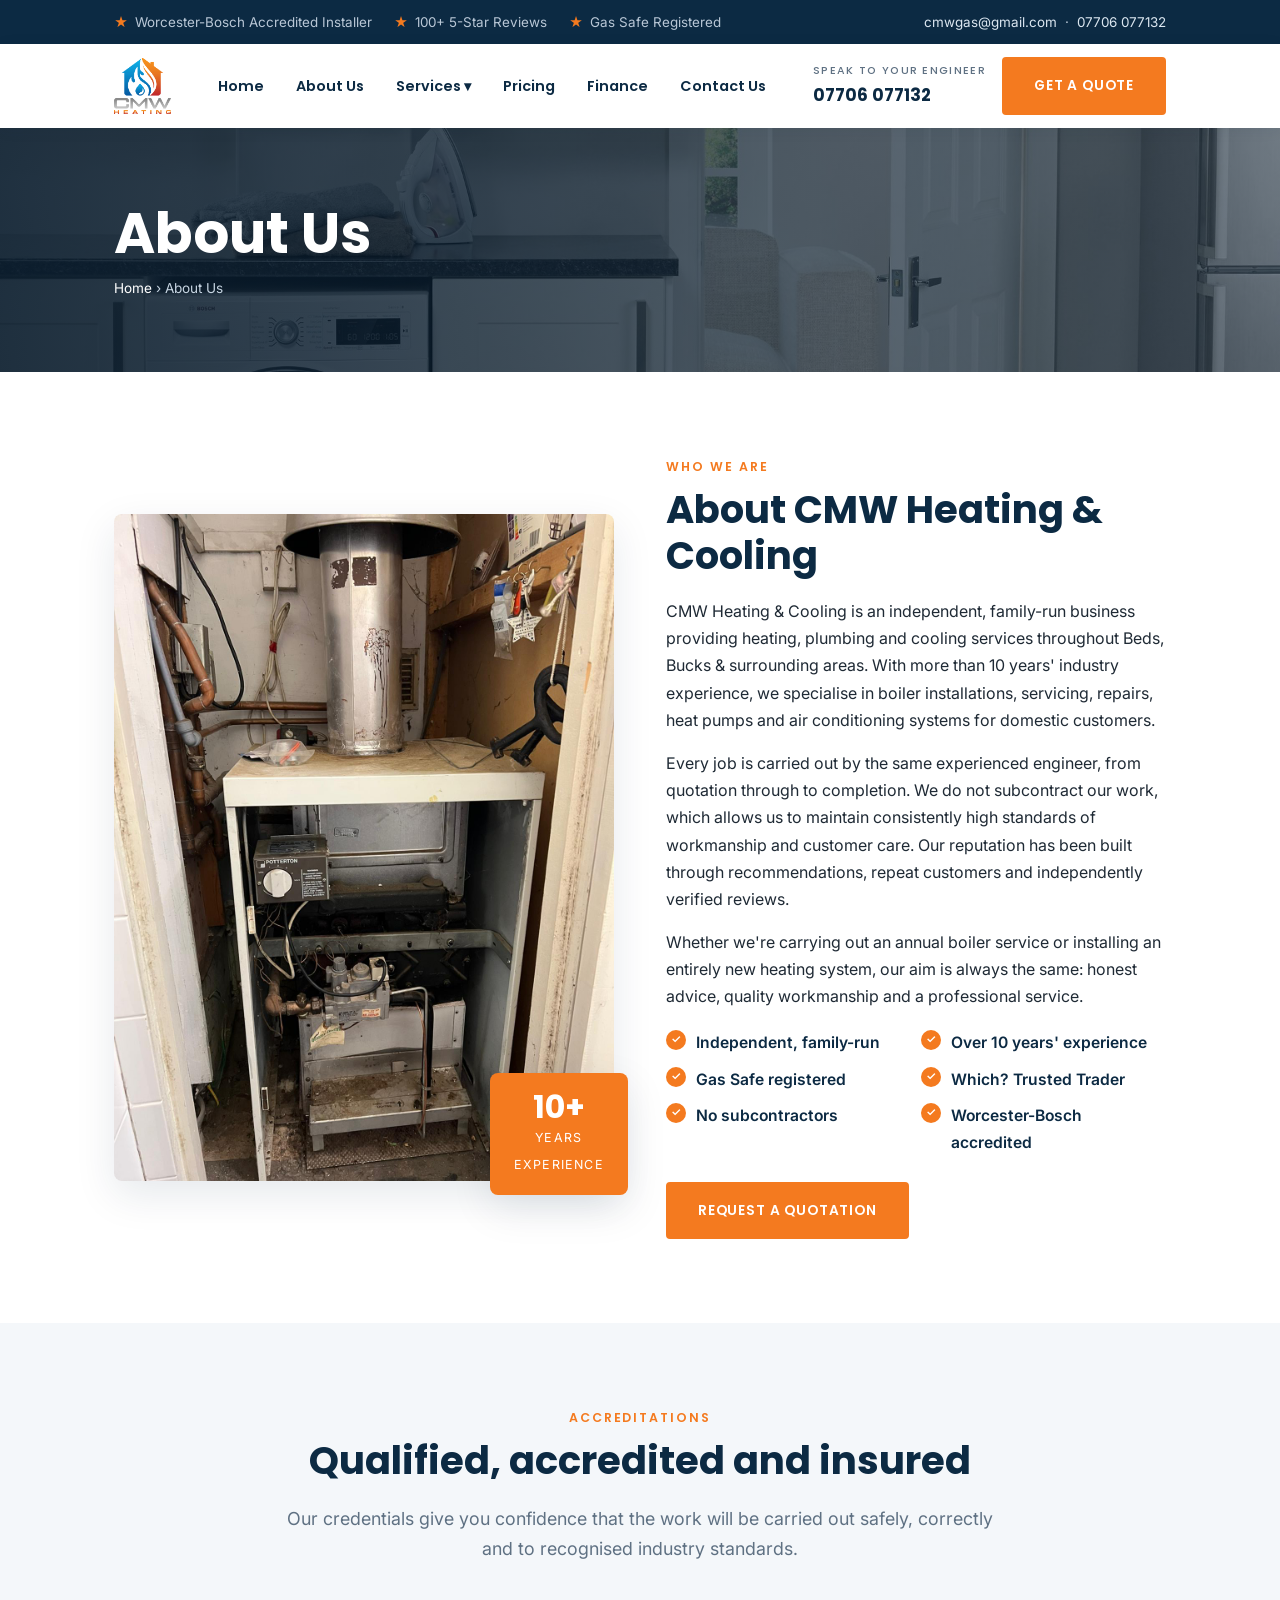
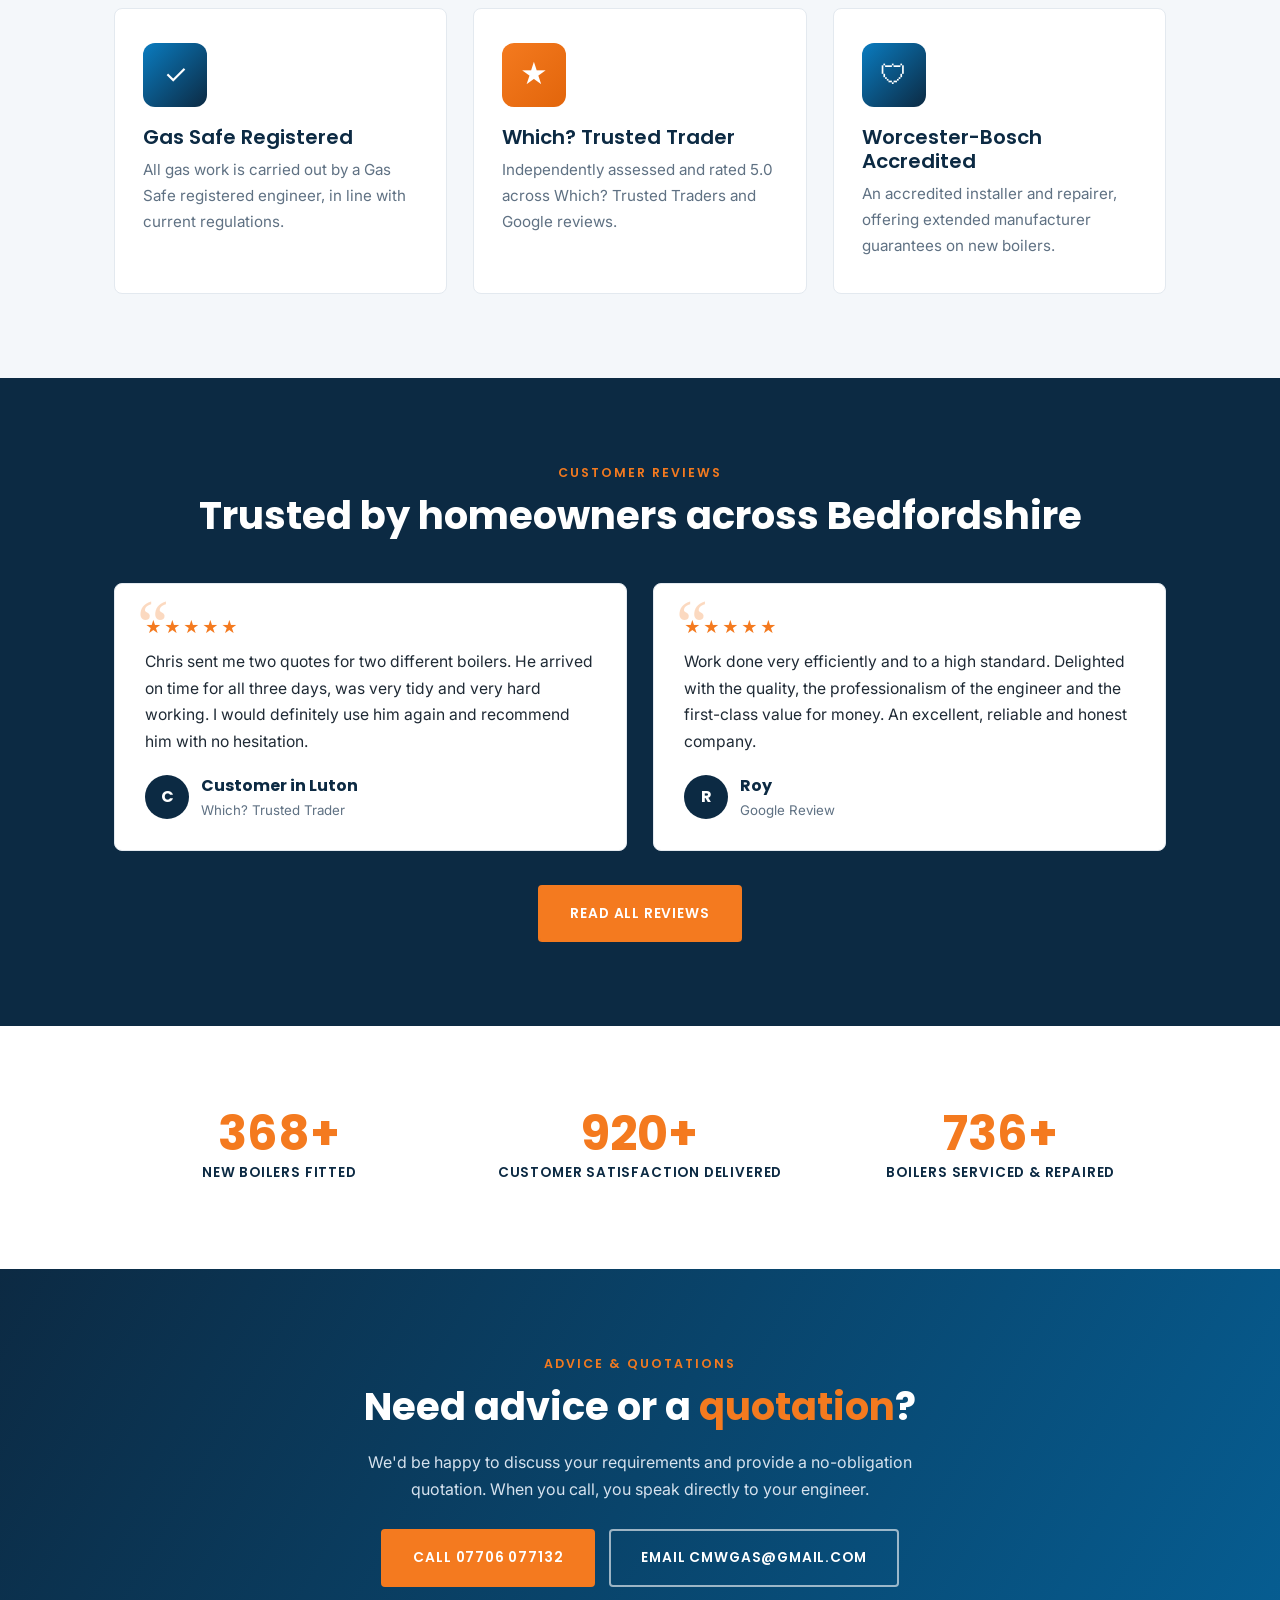
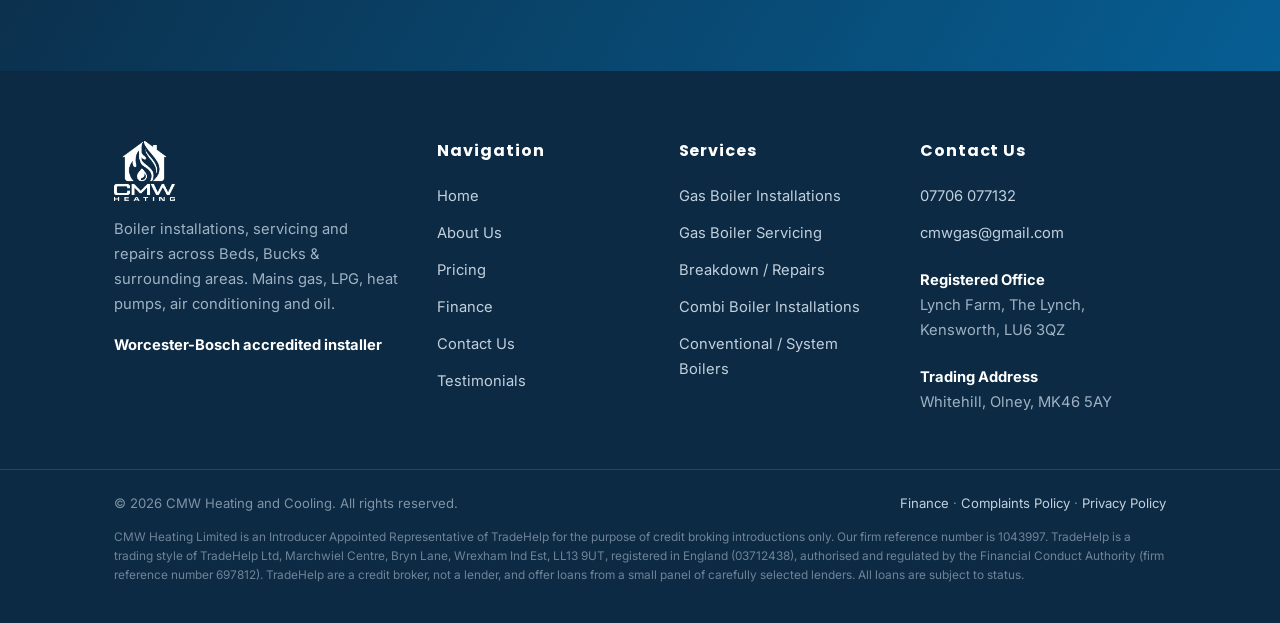
<file: about-us.html>
<!DOCTYPE html>
<html lang="en">
<head>
<meta charset="UTF-8">
<meta name="viewport" content="width=device-width, initial-scale=1">
<title>About Us — CMW Heating &amp; Cooling</title>
<meta name="description" content="Family-run, Worcester-Bosch accredited heating engineers with 10+ years' experience serving Bedfordshire. Honest, reliable, never sub-contracted.">
<link rel="preconnect" href="https://fonts.googleapis.com">
<link rel="preconnect" href="https://fonts.gstatic.com" crossorigin>
<link href="https://fonts.googleapis.com/css2?family=Poppins:wght@500;600;700&family=Inter:wght@400;500;600&display=swap" rel="stylesheet">
<link rel="stylesheet" href="assets/style.css">
<link rel="icon" href="assets/logo.png">
</head>
<body>
<div class="topbar">
  <div class="wrap">
    <div class="badges">
      <span><i>&#9733;</i> Worcester-Bosch Accredited Installer</span>
      <span><i>&#9733;</i> 100+ 5-Star Reviews</span>
      <span><i>&#9733;</i> Gas Safe Registered</span>
    </div>
    <div><a href="mailto:cmwgas@gmail.com">cmwgas@gmail.com</a> &nbsp;&middot;&nbsp; <a href="tel:07706077132">07706 077132</a></div>
  </div>
</div>
<header class="header">
  <div class="wrap nav">
    <a class="brand" href="index.html"><img src="assets/logo.png" alt="CMW Heating and Cooling"></a>
    <ul class="menu">
      <li><a href="index.html">Home</a></li>
      <li><a href="about-us.html">About Us</a></li>
      <li><a href="services.html">Services &#9662;</a>
        <ul class="sub">
          <li><a href="services.html#installations">Gas Boiler Installations</a></li>
          <li><a href="services.html#servicing">Gas Boiler Servicing</a></li>
          <li><a href="services.html#repairs">Boiler Breakdown / Repairs</a></li>
          <li><a href="services.html#combi">Combi Boiler Installations</a></li>
          <li><a href="services.html#system">Conventional / System Boilers</a></li>
        </ul>
      </li>
      <li><a href="pricing.html">Pricing</a></li>
      <li><a href="finance.html">Finance</a></li>
      <li><a href="contact-us.html">Contact Us</a></li>
    </ul>
    <div class="nav-cta">
      <div class="nav-phone"><small>Speak to your engineer</small>07706 077132</div>
      <a class="btn" href="contact-us.html">Get a Quote</a>
      <button class="burger" onclick="toggleMenu()" aria-label="Menu">&#9776;</button>
    </div>
  </div>
</header>
<section class="page-banner" style="background-image:url('assets/slide5.jpg')">
  <div class="wrap"><h1>About Us</h1><div class="crumbs"><a href="index.html">Home</a> &rsaquo; About Us</div></div>
</section>

<section class="section">
  <div class="wrap split">
    <div class="media">
      <img src="assets/work2.jpg" alt="CMW engineer">
      <div class="badge"><b>10+</b><span>Years<br>Experience</span></div>
    </div>
    <div>
      <span class="eyebrow">Who We Are</span>
      <h2>About CMW Heating &amp; Cooling</h2>
      <p>CMW Heating &amp; Cooling is an independent, family-run business providing heating, plumbing and cooling services throughout Beds, Bucks &amp; surrounding areas. With more than 10 years' industry experience, we specialise in boiler installations, servicing, repairs, heat pumps and air conditioning systems for domestic customers.</p>
      <p>Every job is carried out by the same experienced engineer, from quotation through to completion. We do not subcontract our work, which allows us to maintain consistently high standards of workmanship and customer care. Our reputation has been built through recommendations, repeat customers and independently verified reviews.</p>
      <p>Whether we're carrying out an annual boiler service or installing an entirely new heating system, our aim is always the same: honest advice, quality workmanship and a professional service.</p>
      <ul class="ticks">
        <li>Independent, family-run</li><li>Over 10 years' experience</li>
        <li>Gas Safe registered</li><li>Which? Trusted Trader</li>
        <li>No subcontractors</li><li>Worcester-Bosch accredited</li>
      </ul>
      <a class="btn" href="contact-us.html">Request a Quotation</a>
    </div>
  </div>
</section>

<section class="section alt">
  <div class="wrap center" style="margin-bottom:44px">
    <span class="eyebrow">Accreditations</span>
    <h2>Qualified, accredited and insured</h2>
    <p class="lead">Our credentials give you confidence that the work will be carried out safely, correctly and to recognised industry standards.</p>
  </div>
  <div class="wrap grid cols-3">
    <div class="feature"><div class="ic">&#10003;</div><h3>Gas Safe Registered</h3><p>All gas work is carried out by a Gas Safe registered engineer, in line with current regulations.</p></div>
    <div class="feature"><div class="ic">&#9733;</div><h3>Which? Trusted Trader</h3><p>Independently assessed and rated 5.0 across Which? Trusted Traders and Google reviews.</p></div>
    <div class="feature"><div class="ic">&#128737;</div><h3>Worcester-Bosch Accredited</h3><p>An accredited installer and repairer, offering extended manufacturer guarantees on new boilers.</p></div>
  </div>
</section>

<section class="section navy" id="reviews">
  <div class="wrap center" style="margin-bottom:44px">
    <span class="eyebrow">Customer Reviews</span>
    <h2>Trusted by homeowners across Bedfordshire</h2>
  </div>
  <div class="wrap grid cols-2">
    <div class="quote"><div class="stars">&#9733;&#9733;&#9733;&#9733;&#9733;</div><p>Chris sent me two quotes for two different boilers. He arrived on time for all three days, was very tidy and very hard working. I would definitely use him again and recommend him with no hesitation.</p><div class="who"><div class="av">C</div><div><b>Customer in Luton</b><small>Which? Trusted Trader</small></div></div></div>
    <div class="quote"><div class="stars">&#9733;&#9733;&#9733;&#9733;&#9733;</div><p>Work done very efficiently and to a high standard. Delighted with the quality, the professionalism of the engineer and the first-class value for money. An excellent, reliable and honest company.</p><div class="who"><div class="av">R</div><div><b>Roy</b><small>Google Review</small></div></div></div>
  </div>
  <div class="center" style="margin-top:34px"><a class="btn" href="https://trustedtraders.which.co.uk/businesses/c-m-w-gas-limited/#reviews">Read All Reviews</a></div>
</section>

<section class="section">
  <div class="wrap">
    <div class="stats" style="--x:0">
      <div class="stat"><b style="color:var(--orange)" data-count="1000" data-suffix="+">0</b><span style="color:var(--navy)">New Boilers Fitted</span></div>
      <div class="stat"><b style="color:var(--orange)" data-count="2500" data-suffix="+">0</b><span style="color:var(--navy)">Customer Satisfaction Delivered</span></div>
      <div class="stat"><b style="color:var(--orange)" data-count="2000" data-suffix="+">0</b><span style="color:var(--navy)">Boilers Serviced &amp; Repaired</span></div>
    </div>
  </div>
</section>
<section class="section cta-band">
  <div class="wrap">
    <span class="eyebrow">Advice &amp; Quotations</span>
    <h2>Need advice or a <b>quotation</b>?</h2>
    <p>We&#39;d be happy to discuss your requirements and provide a no-obligation quotation. When you call, you speak directly to your engineer.</p>
    <div class="actions" style="display:flex;gap:14px;justify-content:center;flex-wrap:wrap">
      <a class="btn" href="tel:07706077132">Call 07706 077132</a>
      <a class="btn ghost" href="mailto:cmwgas@gmail.com">Email cmwgas@gmail.com</a>
    </div>
  </div>
</section>
<footer class="footer">
  <div class="wrap cols">
    <div class="brand-f">
      <img src="assets/logo.png" alt="CMW Heating and Cooling">
      <p>Boiler installations, servicing and repairs across Beds, Bucks &amp; surrounding areas. Mains gas, LPG, heat pumps, air conditioning and oil.</p>
      <p><strong style="color:#fff">Worcester-Bosch accredited installer</strong></p>
    </div>
    <div>
      <h4>Navigation</h4>
      <ul>
        <li><a href="index.html">Home</a></li>
        <li><a href="about-us.html">About Us</a></li>
        <li><a href="pricing.html">Pricing</a></li>
        <li><a href="finance.html">Finance</a></li>
        <li><a href="contact-us.html">Contact Us</a></li>
        <li><a href="https://trustedtraders.which.co.uk/businesses/c-m-w-gas-limited/#reviews">Testimonials</a></li>
      </ul>
    </div>
    <div>
      <h4>Services</h4>
      <ul>
        <li><a href="services.html#installations">Gas Boiler Installations</a></li>
        <li><a href="services.html#servicing">Gas Boiler Servicing</a></li>
        <li><a href="services.html#repairs">Breakdown / Repairs</a></li>
        <li><a href="services.html#combi">Combi Boiler Installations</a></li>
        <li><a href="services.html#system">Conventional / System Boilers</a></li>
      </ul>
    </div>
    <div>
      <h4>Contact Us</h4>
      <ul>
        <li><a href="tel:07706077132">07706 077132</a></li>
        <li><a href="mailto:cmwgas@gmail.com">cmwgas@gmail.com</a></li>
        <li style="margin-top:10px"><strong style="color:#fff">Registered Office</strong><br>Lynch Farm, The Lynch, Kensworth, LU6 3QZ</li>
        <li style="margin-top:10px"><strong style="color:#fff">Trading Address</strong><br>Whitehill, Olney, MK46 5AY</li>
      </ul>
    </div>
  </div>
  <div class="legal">
    <div class="wrap">
      <span>&copy; <span id="yr"></span> CMW Heating and Cooling. All rights reserved.</span>
      <span><a href="finance.html">Finance</a> &middot; <a href="contact-us.html">Complaints Policy</a> &middot; <a href="contact-us.html">Privacy Policy</a></span>
    </div>
    <div class="wrap"><p class="finetext">CMW Heating Limited is an Introducer Appointed Representative of TradeHelp for the purpose of credit broking introductions only. Our firm reference number is 1043997. TradeHelp is a trading style of TradeHelp Ltd, Marchwiel Centre, Bryn Lane, Wrexham Ind Est, LL13 9UT, registered in England (03712438), authorised and regulated by the Financial Conduct Authority (firm reference number 697812). TradeHelp are a credit broker, not a lender, and offer loans from a small panel of carefully selected lenders. All loans are subject to status.</p></div>
  </div>
</footer>
<script src="assets/site.js"></script>
<script>document.getElementById('yr').textContent=new Date().getFullYear();</script>
</body>
</html>
</file>
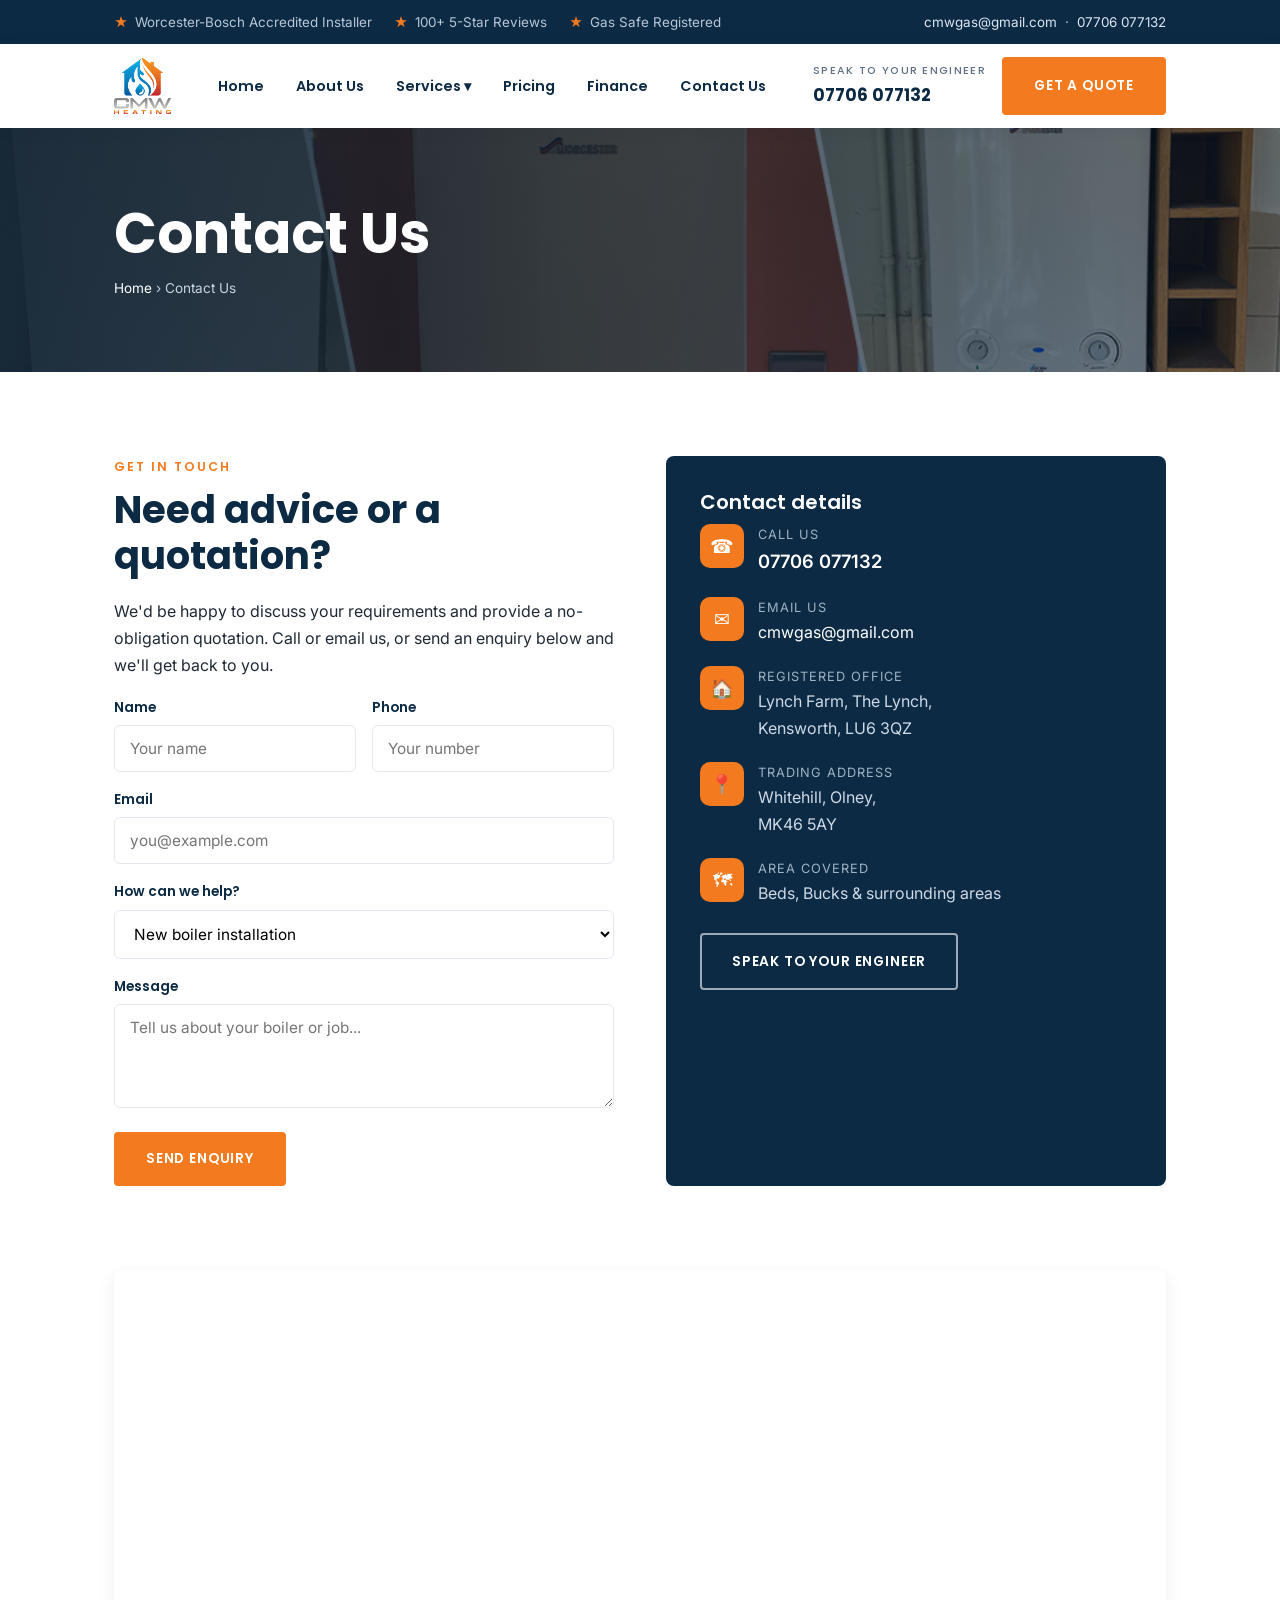
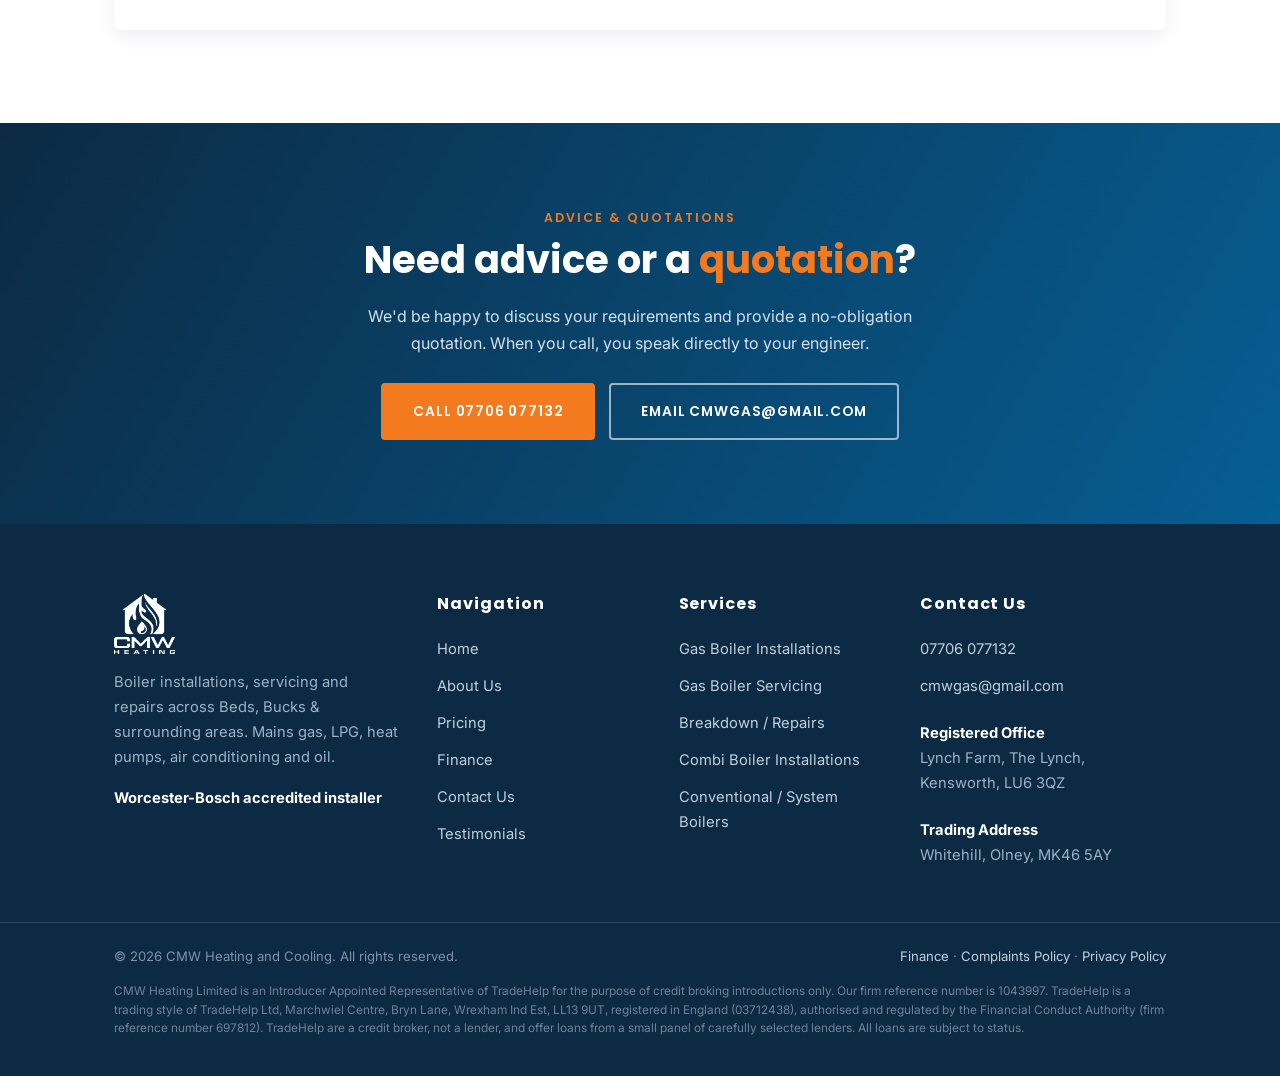
<file: contact-us.html>
<!DOCTYPE html>
<html lang="en">
<head>
<meta charset="UTF-8">
<meta name="viewport" content="width=device-width, initial-scale=1">
<title>Contact Us — CMW Heating &amp; Cooling</title>
<meta name="description" content="Contact CMW Heating and Cooling for boiler installations, servicing and repairs in Bedfordshire. Call 07706 077132 or request a call back.">
<link rel="preconnect" href="https://fonts.googleapis.com">
<link rel="preconnect" href="https://fonts.gstatic.com" crossorigin>
<link href="https://fonts.googleapis.com/css2?family=Poppins:wght@500;600;700&family=Inter:wght@400;500;600&display=swap" rel="stylesheet">
<link rel="stylesheet" href="assets/style.css">
<link rel="icon" href="assets/logo.png">
</head>
<body>
<div class="topbar">
  <div class="wrap">
    <div class="badges">
      <span><i>&#9733;</i> Worcester-Bosch Accredited Installer</span>
      <span><i>&#9733;</i> 100+ 5-Star Reviews</span>
      <span><i>&#9733;</i> Gas Safe Registered</span>
    </div>
    <div><a href="mailto:cmwgas@gmail.com">cmwgas@gmail.com</a> &nbsp;&middot;&nbsp; <a href="tel:07706077132">07706 077132</a></div>
  </div>
</div>
<header class="header">
  <div class="wrap nav">
    <a class="brand" href="index.html"><img src="assets/logo.png" alt="CMW Heating and Cooling"></a>
    <ul class="menu">
      <li><a href="index.html">Home</a></li>
      <li><a href="about-us.html">About Us</a></li>
      <li><a href="services.html">Services &#9662;</a>
        <ul class="sub">
          <li><a href="services.html#installations">Gas Boiler Installations</a></li>
          <li><a href="services.html#servicing">Gas Boiler Servicing</a></li>
          <li><a href="services.html#repairs">Boiler Breakdown / Repairs</a></li>
          <li><a href="services.html#combi">Combi Boiler Installations</a></li>
          <li><a href="services.html#system">Conventional / System Boilers</a></li>
        </ul>
      </li>
      <li><a href="pricing.html">Pricing</a></li>
      <li><a href="finance.html">Finance</a></li>
      <li><a href="contact-us.html">Contact Us</a></li>
    </ul>
    <div class="nav-cta">
      <div class="nav-phone"><small>Speak to your engineer</small>07706 077132</div>
      <a class="btn" href="contact-us.html">Get a Quote</a>
      <button class="burger" onclick="toggleMenu()" aria-label="Menu">&#9776;</button>
    </div>
  </div>
</header>
<section class="page-banner" style="background-image:url('assets/hero.jpg')">
  <div class="wrap"><h1>Contact Us</h1><div class="crumbs"><a href="index.html">Home</a> &rsaquo; Contact Us</div></div>
</section>
<section class="section">
  <div class="wrap split" style="align-items:stretch">
    <div>
      <span class="eyebrow">Get In Touch</span>
      <h2>Need advice or a quotation?</h2>
      <p>We&#39;d be happy to discuss your requirements and provide a no-obligation quotation. Call or email us, or send an enquiry below and we&#39;ll get back to you.</p>
      <form onsubmit="return fakeSubmit(event)">
        <div class="grid cols-2" style="gap:0 16px">
          <label class="field"><label>Name</label><input type="text" required placeholder="Your name"></label>
          <label class="field"><label>Phone</label><input type="tel" required placeholder="Your number"></label>
        </div>
        <label class="field"><label>Email</label><input type="email" required placeholder="you@example.com"></label>
        <label class="field"><label>How can we help?</label>
          <select><option>New boiler installation</option><option>Boiler service</option><option>Boiler breakdown / repair</option><option>Combi boiler</option><option>Finance enquiry</option><option>Other</option></select>
        </label>
        <label class="field"><label>Message</label><textarea rows="4" placeholder="Tell us about your boiler or job..."></textarea></label>
        <button class="btn" type="submit">Send Enquiry</button>
        <p id="form-msg" style="display:none;color:var(--blue);font-weight:600;margin-top:12px">Thank you. This is a demo form &mdash; please call 07706 077132 or email cmwgas@gmail.com and we&#39;ll be in touch.</p>
      </form>
    </div>
    <div>
      <div class="contact-card" style="height:100%">
        <h3>Contact details</h3>
        <div class="row"><div class="ic">&#9742;</div><div><small>Call Us</small><a href="tel:07706077132" style="font-size:1.15rem;font-weight:600">07706 077132</a></div></div>
        <div class="row"><div class="ic">&#9993;</div><div><small>Email Us</small><a href="mailto:cmwgas@gmail.com">cmwgas@gmail.com</a></div></div>
        <div class="row"><div class="ic">&#127968;</div><div><small>Registered Office</small>Lynch Farm, The Lynch,<br>Kensworth, LU6 3QZ</div></div>
        <div class="row"><div class="ic">&#128205;</div><div><small>Trading Address</small>Whitehill, Olney,<br>MK46 5AY</div></div>
        <div class="row"><div class="ic">&#128506;</div><div><small>Area Covered</small>Beds, Bucks &amp; surrounding areas</div></div>
        <a class="btn ghost" href="tel:07706077132" style="margin-top:6px">Speak To Your Engineer</a>
      </div>
    </div>
  </div>
</section>
<section class="section alt" style="padding-top:0;background:#fff">
  <div class="wrap">
    <iframe title="CMW Heating service area map" width="100%" height="360" style="border:0;border-radius:8px;box-shadow:var(--shadow-sm)" loading="lazy" src="https://www.openstreetmap.org/export/embed.html?bbox=-0.9%2C51.85%2C-0.35%2C52.18&layer=mapnik&marker=51.9426722%2C-0.5319256"></iframe>
  </div>
</section>
<section class="section cta-band">
  <div class="wrap">
    <span class="eyebrow">Advice &amp; Quotations</span>
    <h2>Need advice or a <b>quotation</b>?</h2>
    <p>We&#39;d be happy to discuss your requirements and provide a no-obligation quotation. When you call, you speak directly to your engineer.</p>
    <div class="actions" style="display:flex;gap:14px;justify-content:center;flex-wrap:wrap">
      <a class="btn" href="tel:07706077132">Call 07706 077132</a>
      <a class="btn ghost" href="mailto:cmwgas@gmail.com">Email cmwgas@gmail.com</a>
    </div>
  </div>
</section>
<footer class="footer">
  <div class="wrap cols">
    <div class="brand-f">
      <img src="assets/logo.png" alt="CMW Heating and Cooling">
      <p>Boiler installations, servicing and repairs across Beds, Bucks &amp; surrounding areas. Mains gas, LPG, heat pumps, air conditioning and oil.</p>
      <p><strong style="color:#fff">Worcester-Bosch accredited installer</strong></p>
    </div>
    <div>
      <h4>Navigation</h4>
      <ul>
        <li><a href="index.html">Home</a></li>
        <li><a href="about-us.html">About Us</a></li>
        <li><a href="pricing.html">Pricing</a></li>
        <li><a href="finance.html">Finance</a></li>
        <li><a href="contact-us.html">Contact Us</a></li>
        <li><a href="https://trustedtraders.which.co.uk/businesses/c-m-w-gas-limited/#reviews">Testimonials</a></li>
      </ul>
    </div>
    <div>
      <h4>Services</h4>
      <ul>
        <li><a href="services.html#installations">Gas Boiler Installations</a></li>
        <li><a href="services.html#servicing">Gas Boiler Servicing</a></li>
        <li><a href="services.html#repairs">Breakdown / Repairs</a></li>
        <li><a href="services.html#combi">Combi Boiler Installations</a></li>
        <li><a href="services.html#system">Conventional / System Boilers</a></li>
      </ul>
    </div>
    <div>
      <h4>Contact Us</h4>
      <ul>
        <li><a href="tel:07706077132">07706 077132</a></li>
        <li><a href="mailto:cmwgas@gmail.com">cmwgas@gmail.com</a></li>
        <li style="margin-top:10px"><strong style="color:#fff">Registered Office</strong><br>Lynch Farm, The Lynch, Kensworth, LU6 3QZ</li>
        <li style="margin-top:10px"><strong style="color:#fff">Trading Address</strong><br>Whitehill, Olney, MK46 5AY</li>
      </ul>
    </div>
  </div>
  <div class="legal">
    <div class="wrap">
      <span>&copy; <span id="yr"></span> CMW Heating and Cooling. All rights reserved.</span>
      <span><a href="finance.html">Finance</a> &middot; <a href="contact-us.html">Complaints Policy</a> &middot; <a href="contact-us.html">Privacy Policy</a></span>
    </div>
    <div class="wrap"><p class="finetext">CMW Heating Limited is an Introducer Appointed Representative of TradeHelp for the purpose of credit broking introductions only. Our firm reference number is 1043997. TradeHelp is a trading style of TradeHelp Ltd, Marchwiel Centre, Bryn Lane, Wrexham Ind Est, LL13 9UT, registered in England (03712438), authorised and regulated by the Financial Conduct Authority (firm reference number 697812). TradeHelp are a credit broker, not a lender, and offer loans from a small panel of carefully selected lenders. All loans are subject to status.</p></div>
  </div>
</footer>
<script src="assets/site.js"></script>
<script>document.getElementById('yr').textContent=new Date().getFullYear();</script>
</body>
</html>
</file>
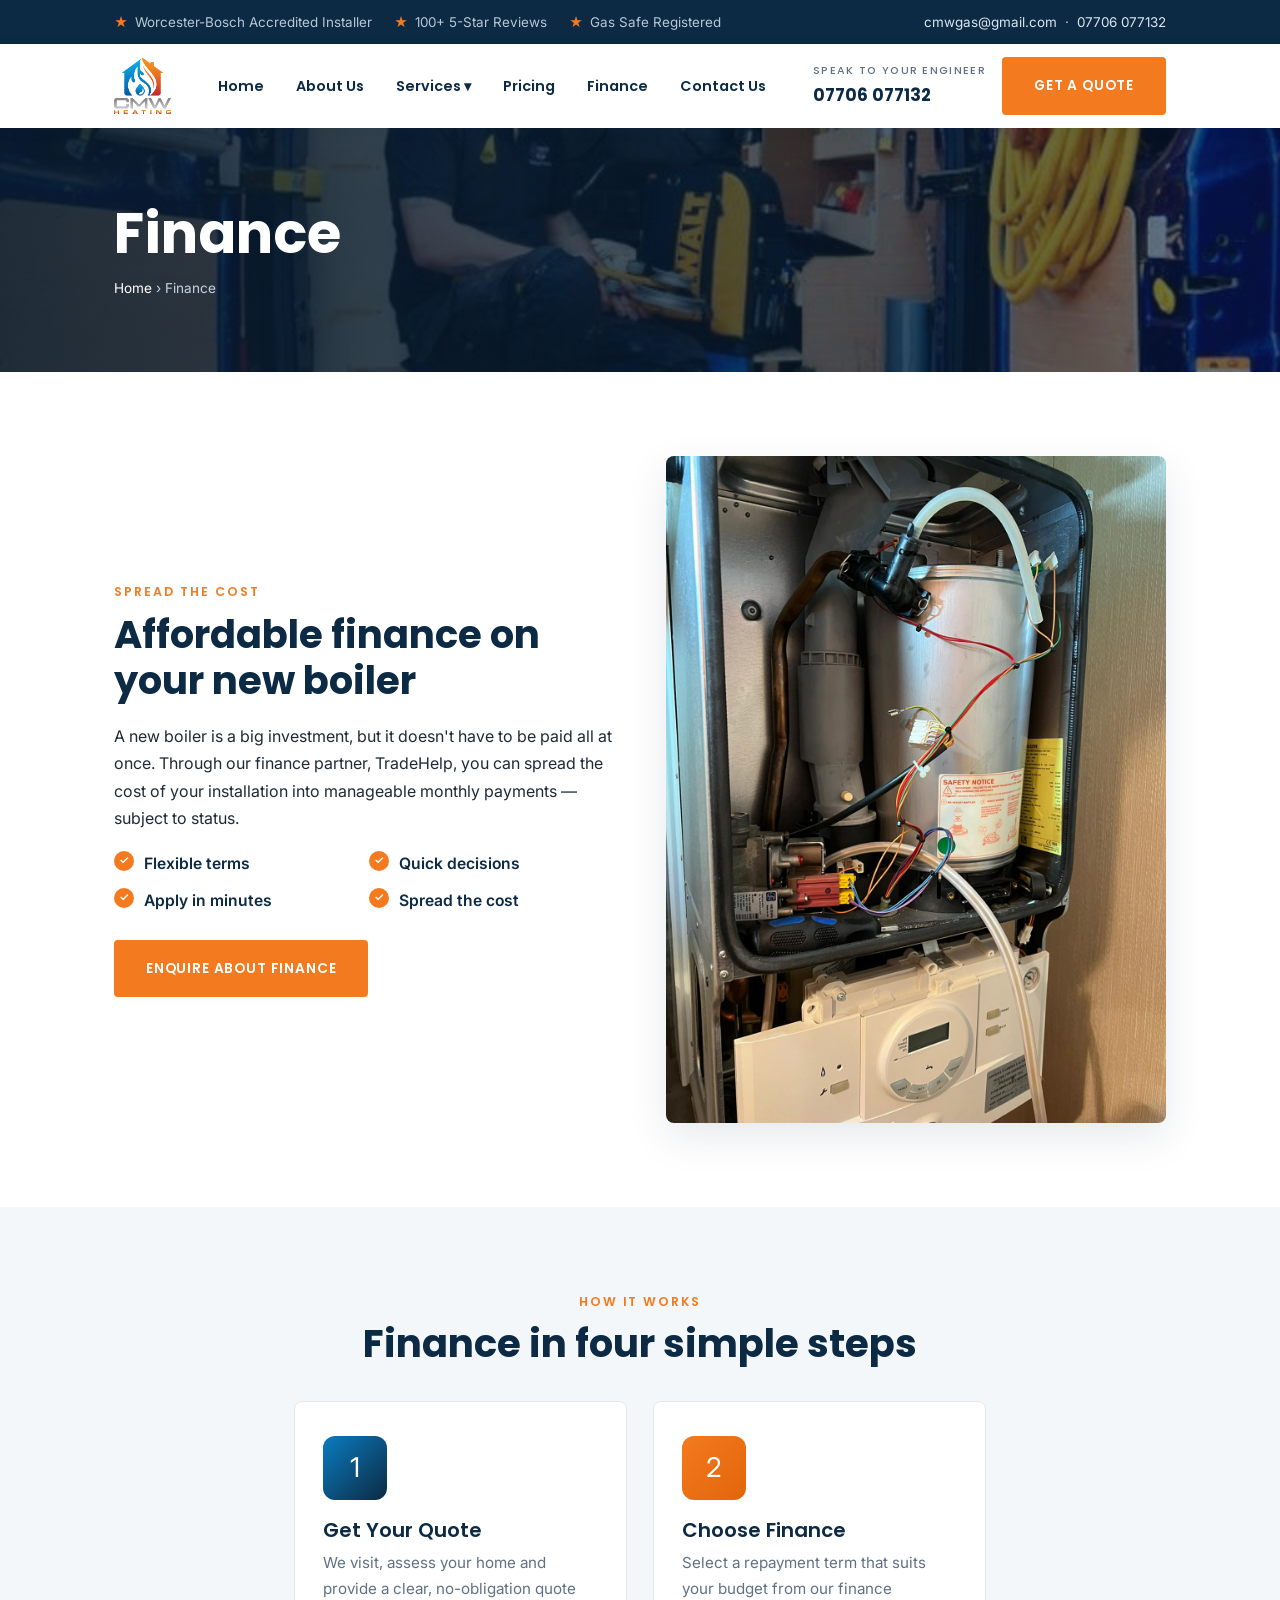
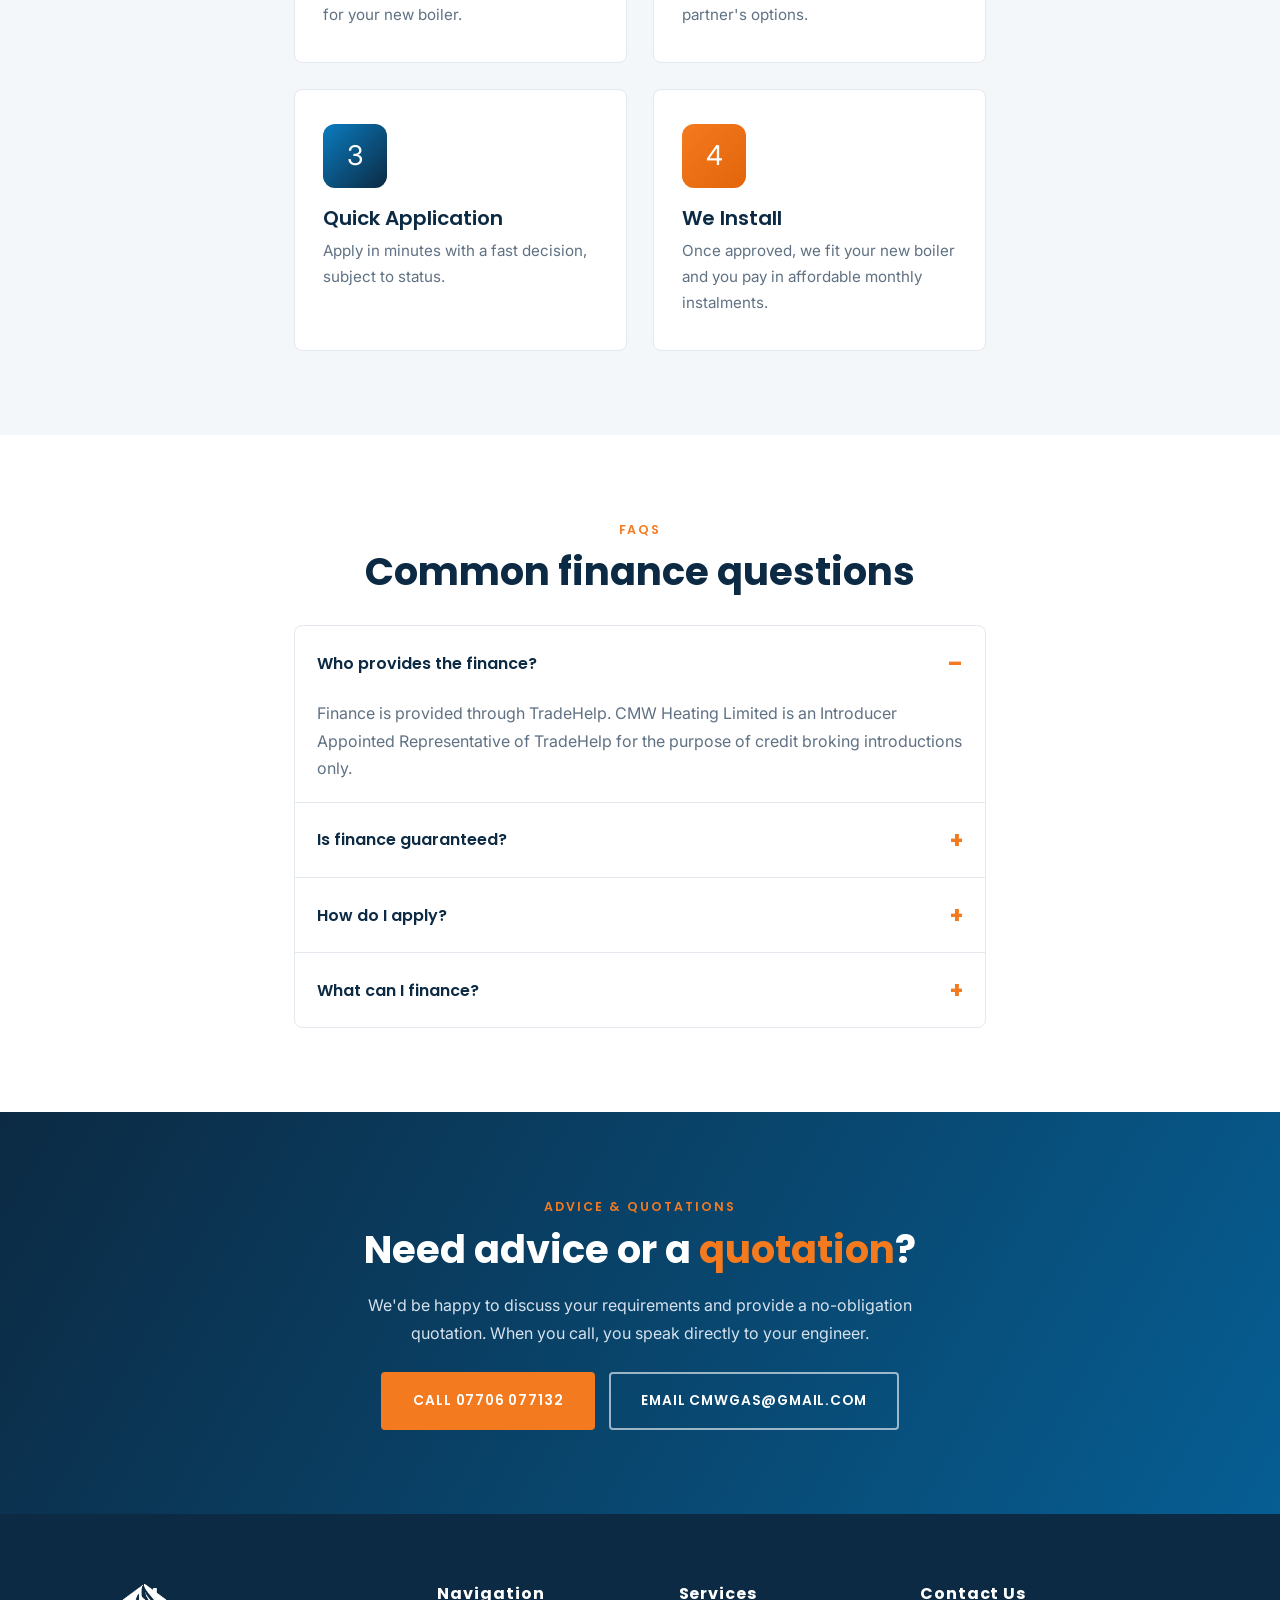
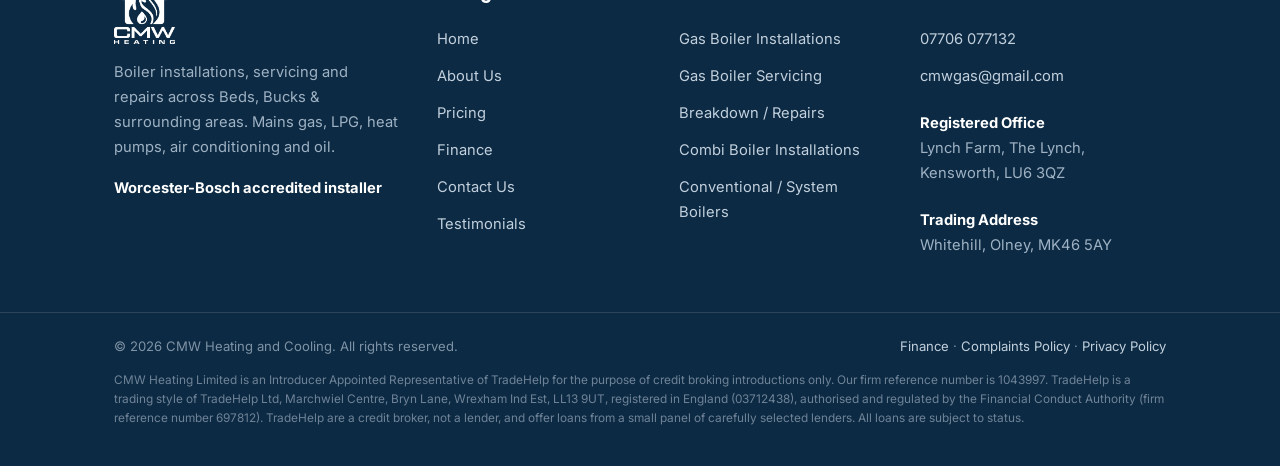
<file: finance.html>
<!DOCTYPE html>
<html lang="en">
<head>
<meta charset="UTF-8">
<meta name="viewport" content="width=device-width, initial-scale=1">
<title>Finance — CMW Heating &amp; Cooling</title>
<meta name="description" content="Spread the cost of a new boiler with finance options from CMW Heating and Cooling, in partnership with TradeHelp.">
<link rel="preconnect" href="https://fonts.googleapis.com">
<link rel="preconnect" href="https://fonts.gstatic.com" crossorigin>
<link href="https://fonts.googleapis.com/css2?family=Poppins:wght@500;600;700&family=Inter:wght@400;500;600&display=swap" rel="stylesheet">
<link rel="stylesheet" href="assets/style.css">
<link rel="icon" href="assets/logo.png">
</head>
<body>
<div class="topbar">
  <div class="wrap">
    <div class="badges">
      <span><i>&#9733;</i> Worcester-Bosch Accredited Installer</span>
      <span><i>&#9733;</i> 100+ 5-Star Reviews</span>
      <span><i>&#9733;</i> Gas Safe Registered</span>
    </div>
    <div><a href="mailto:cmwgas@gmail.com">cmwgas@gmail.com</a> &nbsp;&middot;&nbsp; <a href="tel:07706077132">07706 077132</a></div>
  </div>
</div>
<header class="header">
  <div class="wrap nav">
    <a class="brand" href="index.html"><img src="assets/logo.png" alt="CMW Heating and Cooling"></a>
    <ul class="menu">
      <li><a href="index.html">Home</a></li>
      <li><a href="about-us.html">About Us</a></li>
      <li><a href="services.html">Services &#9662;</a>
        <ul class="sub">
          <li><a href="services.html#installations">Gas Boiler Installations</a></li>
          <li><a href="services.html#servicing">Gas Boiler Servicing</a></li>
          <li><a href="services.html#repairs">Boiler Breakdown / Repairs</a></li>
          <li><a href="services.html#combi">Combi Boiler Installations</a></li>
          <li><a href="services.html#system">Conventional / System Boilers</a></li>
        </ul>
      </li>
      <li><a href="pricing.html">Pricing</a></li>
      <li><a href="finance.html">Finance</a></li>
      <li><a href="contact-us.html">Contact Us</a></li>
    </ul>
    <div class="nav-cta">
      <div class="nav-phone"><small>Speak to your engineer</small>07706 077132</div>
      <a class="btn" href="contact-us.html">Get a Quote</a>
      <button class="burger" onclick="toggleMenu()" aria-label="Menu">&#9776;</button>
    </div>
  </div>
</header>
<section class="page-banner" style="background-image:url('assets/boiler1.jpg')">
  <div class="wrap"><h1>Finance</h1><div class="crumbs"><a href="index.html">Home</a> &rsaquo; Finance</div></div>
</section>
<section class="section">
  <div class="wrap split">
    <div>
      <span class="eyebrow">Spread The Cost</span>
      <h2>Affordable finance on your new boiler</h2>
      <p>A new boiler is a big investment, but it doesn&#39;t have to be paid all at once. Through our finance partner, TradeHelp, you can spread the cost of your installation into manageable monthly payments &mdash; subject to status.</p>
      <ul class="ticks"><li>Flexible terms</li><li>Quick decisions</li><li>Apply in minutes</li><li>Spread the cost</li></ul>
      <a class="btn" href="contact-us.html">Enquire About Finance</a>
    </div>
    <div class="media"><img src="assets/work1.jpg" alt="Finance for a new boiler"></div>
  </div>
</section>
<section class="section alt">
  <div class="wrap" style="max-width:820px">
    <div class="center" style="margin-bottom:34px"><span class="eyebrow">How It Works</span><h2>Finance in four simple steps</h2></div>
    <div class="grid cols-2">
      <div class="feature"><div class="ic">1</div><h3>Get Your Quote</h3><p>We visit, assess your home and provide a clear, no-obligation quote for your new boiler.</p></div>
      <div class="feature"><div class="ic">2</div><h3>Choose Finance</h3><p>Select a repayment term that suits your budget from our finance partner&#39;s options.</p></div>
      <div class="feature"><div class="ic">3</div><h3>Quick Application</h3><p>Apply in minutes with a fast decision, subject to status.</p></div>
      <div class="feature"><div class="ic">4</div><h3>We Install</h3><p>Once approved, we fit your new boiler and you pay in affordable monthly instalments.</p></div>
    </div>
  </div>
</section>
<section class="section">
  <div class="wrap" style="max-width:820px">
    <div class="center" style="margin-bottom:30px"><span class="eyebrow">FAQs</span><h2>Common finance questions</h2></div>
    <div class="acc">
      <details open><summary>Who provides the finance?</summary><div class="ac-body">Finance is provided through TradeHelp. CMW Heating Limited is an Introducer Appointed Representative of TradeHelp for the purpose of credit broking introductions only.</div></details>
      <details><summary>Is finance guaranteed?</summary><div class="ac-body">All loans are subject to status. TradeHelp is a credit broker, not a lender, and offers loans from a small panel of carefully selected lenders.</div></details>
      <details><summary>How do I apply?</summary><div class="ac-body">Get in touch for your quotation and let us know you&#39;d like to pay by finance. We&#39;ll guide you through the quick application.</div></details>
      <details><summary>What can I finance?</summary><div class="ac-body">Finance is typically used for new boiler installations. Ask us about your specific job and we&#39;ll let you know what&#39;s available.</div></details>
    </div>
  </div>
</section>
<section class="section cta-band">
  <div class="wrap">
    <span class="eyebrow">Advice &amp; Quotations</span>
    <h2>Need advice or a <b>quotation</b>?</h2>
    <p>We&#39;d be happy to discuss your requirements and provide a no-obligation quotation. When you call, you speak directly to your engineer.</p>
    <div class="actions" style="display:flex;gap:14px;justify-content:center;flex-wrap:wrap">
      <a class="btn" href="tel:07706077132">Call 07706 077132</a>
      <a class="btn ghost" href="mailto:cmwgas@gmail.com">Email cmwgas@gmail.com</a>
    </div>
  </div>
</section>
<footer class="footer">
  <div class="wrap cols">
    <div class="brand-f">
      <img src="assets/logo.png" alt="CMW Heating and Cooling">
      <p>Boiler installations, servicing and repairs across Beds, Bucks &amp; surrounding areas. Mains gas, LPG, heat pumps, air conditioning and oil.</p>
      <p><strong style="color:#fff">Worcester-Bosch accredited installer</strong></p>
    </div>
    <div>
      <h4>Navigation</h4>
      <ul>
        <li><a href="index.html">Home</a></li>
        <li><a href="about-us.html">About Us</a></li>
        <li><a href="pricing.html">Pricing</a></li>
        <li><a href="finance.html">Finance</a></li>
        <li><a href="contact-us.html">Contact Us</a></li>
        <li><a href="https://trustedtraders.which.co.uk/businesses/c-m-w-gas-limited/#reviews">Testimonials</a></li>
      </ul>
    </div>
    <div>
      <h4>Services</h4>
      <ul>
        <li><a href="services.html#installations">Gas Boiler Installations</a></li>
        <li><a href="services.html#servicing">Gas Boiler Servicing</a></li>
        <li><a href="services.html#repairs">Breakdown / Repairs</a></li>
        <li><a href="services.html#combi">Combi Boiler Installations</a></li>
        <li><a href="services.html#system">Conventional / System Boilers</a></li>
      </ul>
    </div>
    <div>
      <h4>Contact Us</h4>
      <ul>
        <li><a href="tel:07706077132">07706 077132</a></li>
        <li><a href="mailto:cmwgas@gmail.com">cmwgas@gmail.com</a></li>
        <li style="margin-top:10px"><strong style="color:#fff">Registered Office</strong><br>Lynch Farm, The Lynch, Kensworth, LU6 3QZ</li>
        <li style="margin-top:10px"><strong style="color:#fff">Trading Address</strong><br>Whitehill, Olney, MK46 5AY</li>
      </ul>
    </div>
  </div>
  <div class="legal">
    <div class="wrap">
      <span>&copy; <span id="yr"></span> CMW Heating and Cooling. All rights reserved.</span>
      <span><a href="finance.html">Finance</a> &middot; <a href="contact-us.html">Complaints Policy</a> &middot; <a href="contact-us.html">Privacy Policy</a></span>
    </div>
    <div class="wrap"><p class="finetext">CMW Heating Limited is an Introducer Appointed Representative of TradeHelp for the purpose of credit broking introductions only. Our firm reference number is 1043997. TradeHelp is a trading style of TradeHelp Ltd, Marchwiel Centre, Bryn Lane, Wrexham Ind Est, LL13 9UT, registered in England (03712438), authorised and regulated by the Financial Conduct Authority (firm reference number 697812). TradeHelp are a credit broker, not a lender, and offer loans from a small panel of carefully selected lenders. All loans are subject to status.</p></div>
  </div>
</footer>
<script src="assets/site.js"></script>
<script>document.getElementById('yr').textContent=new Date().getFullYear();</script>
</body>
</html>
</file>
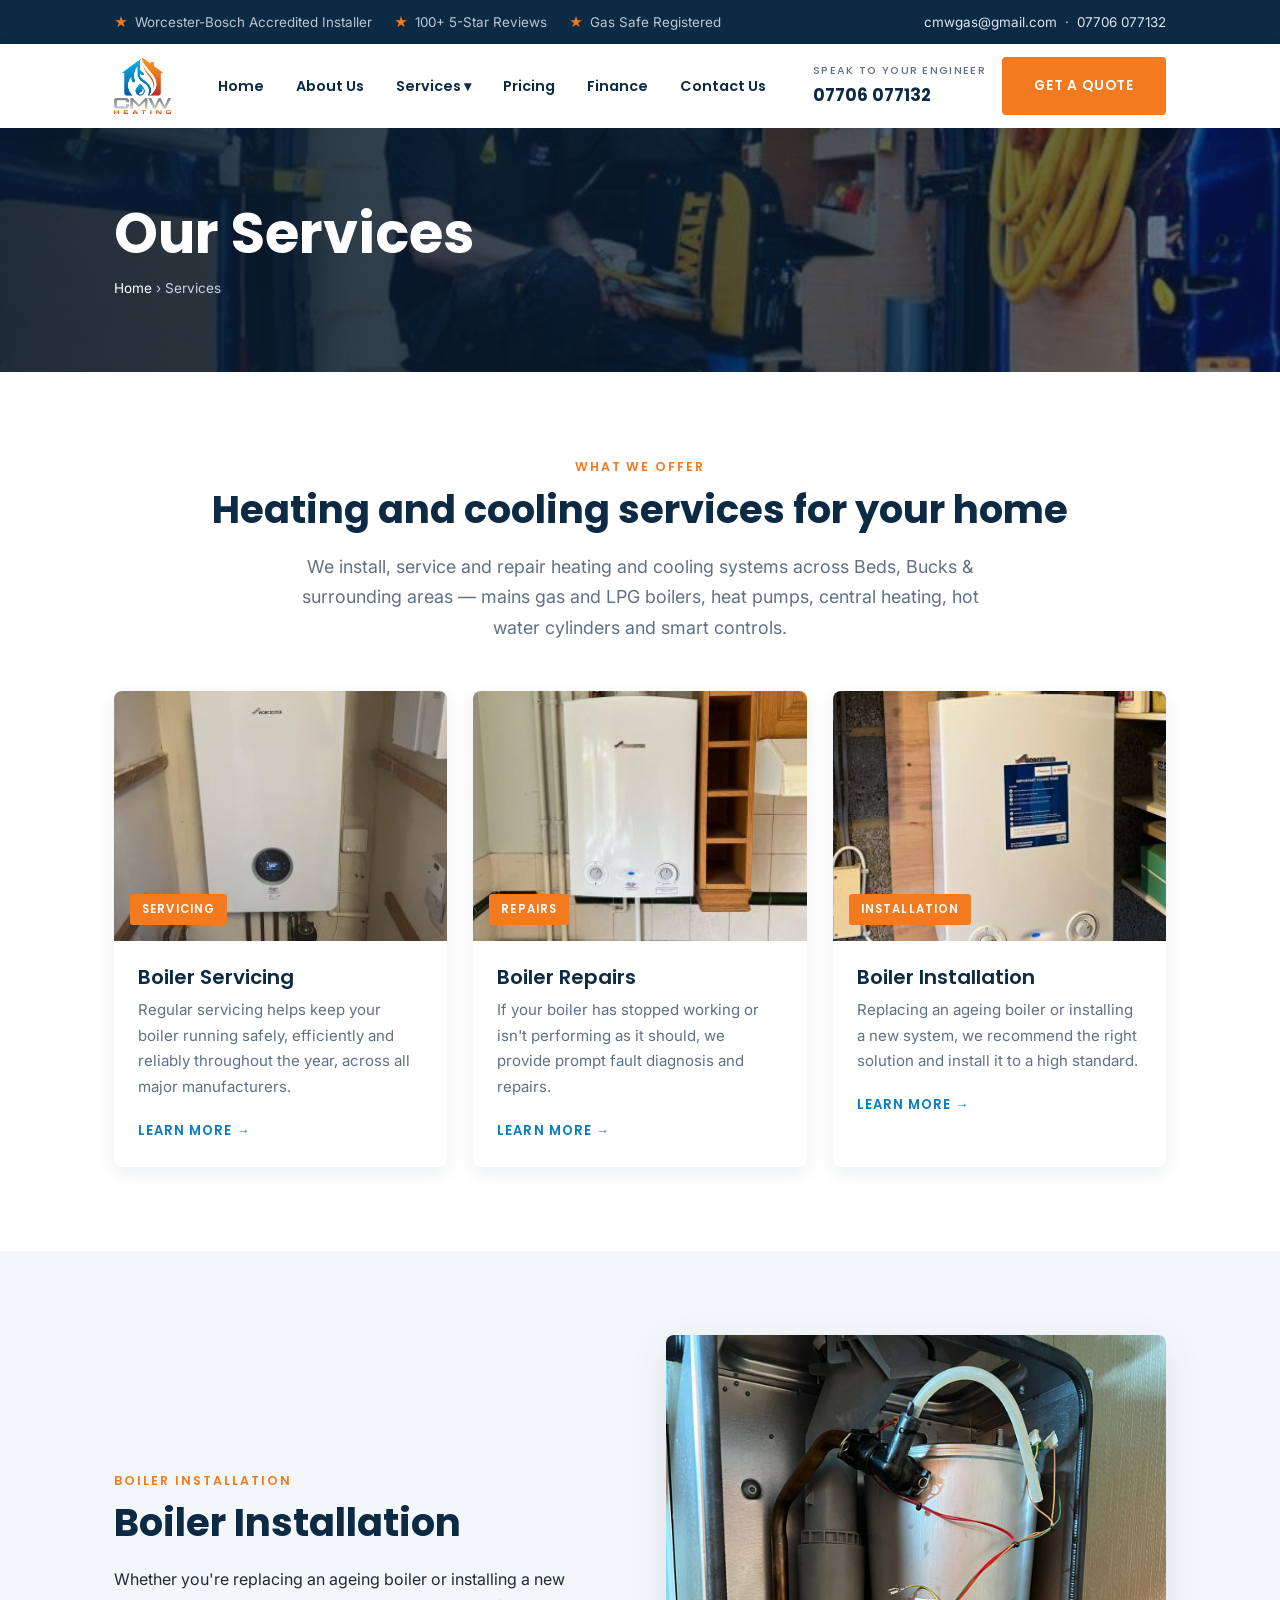
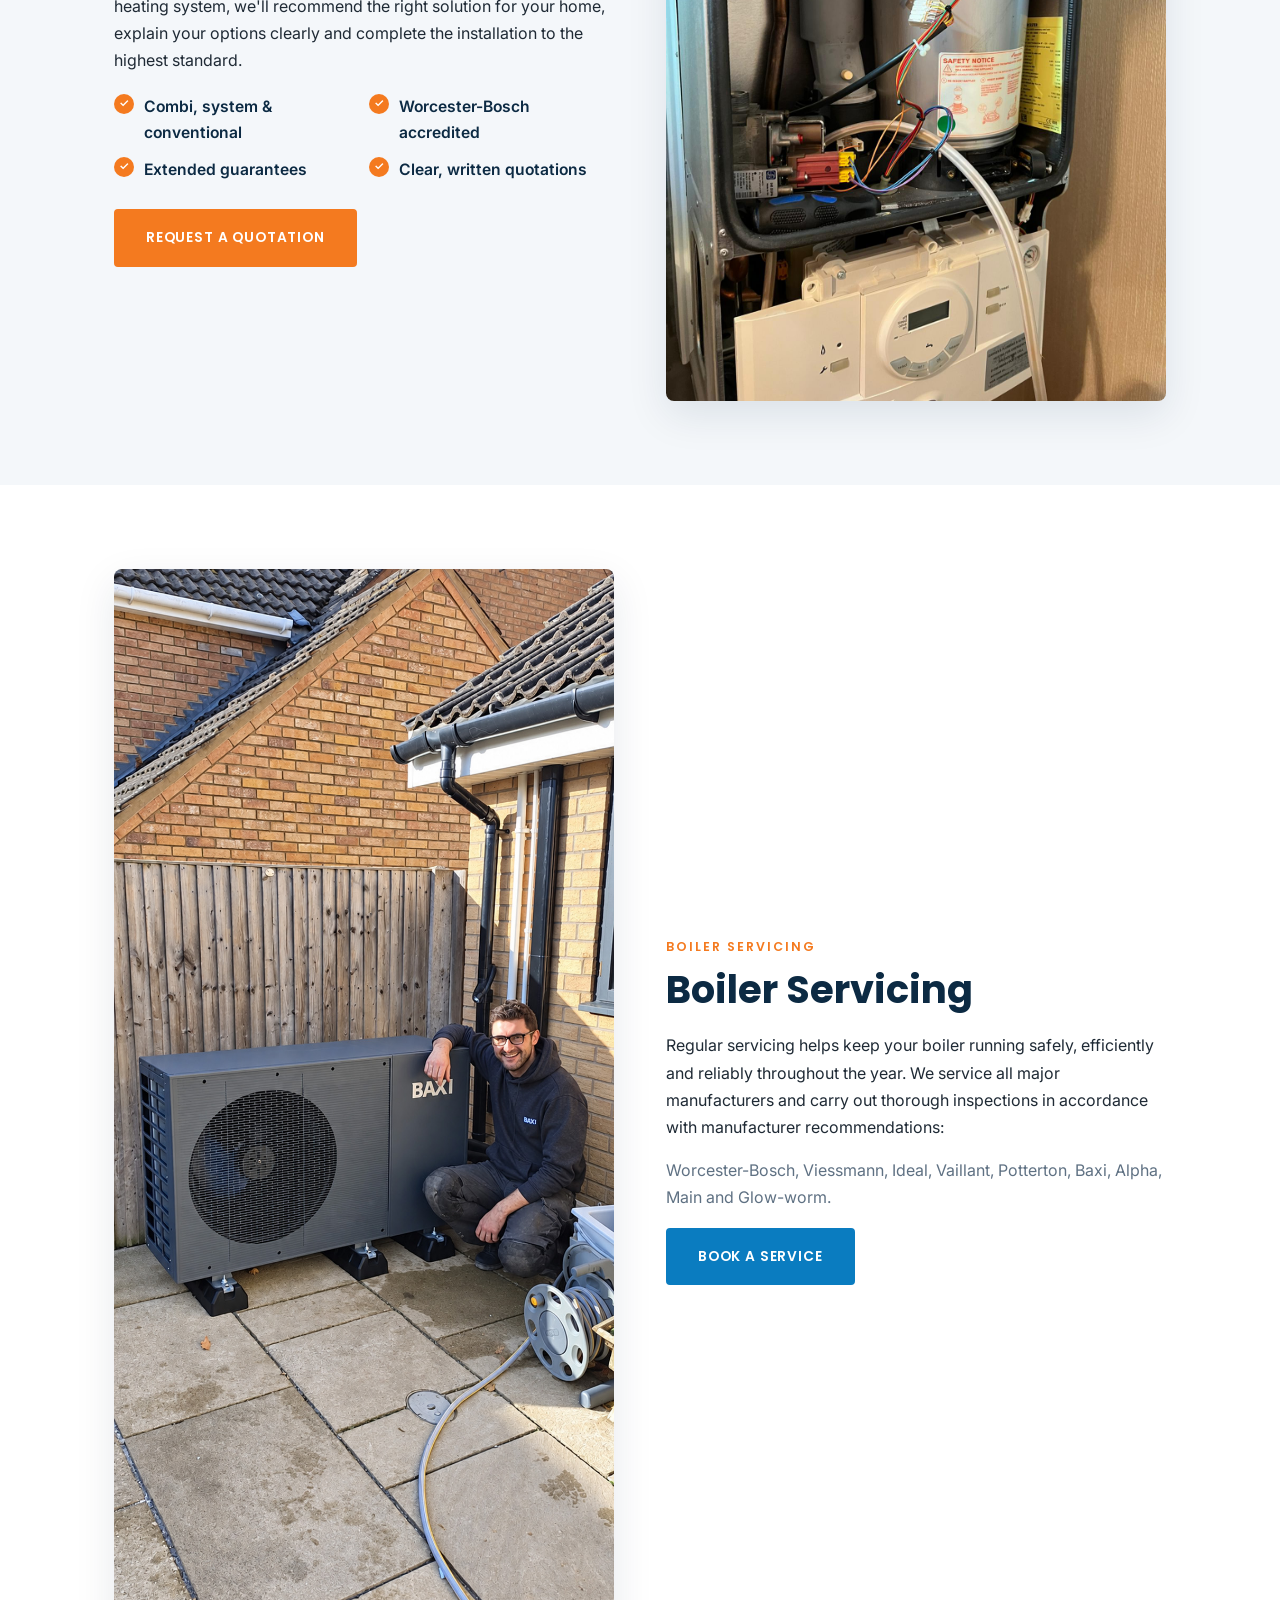
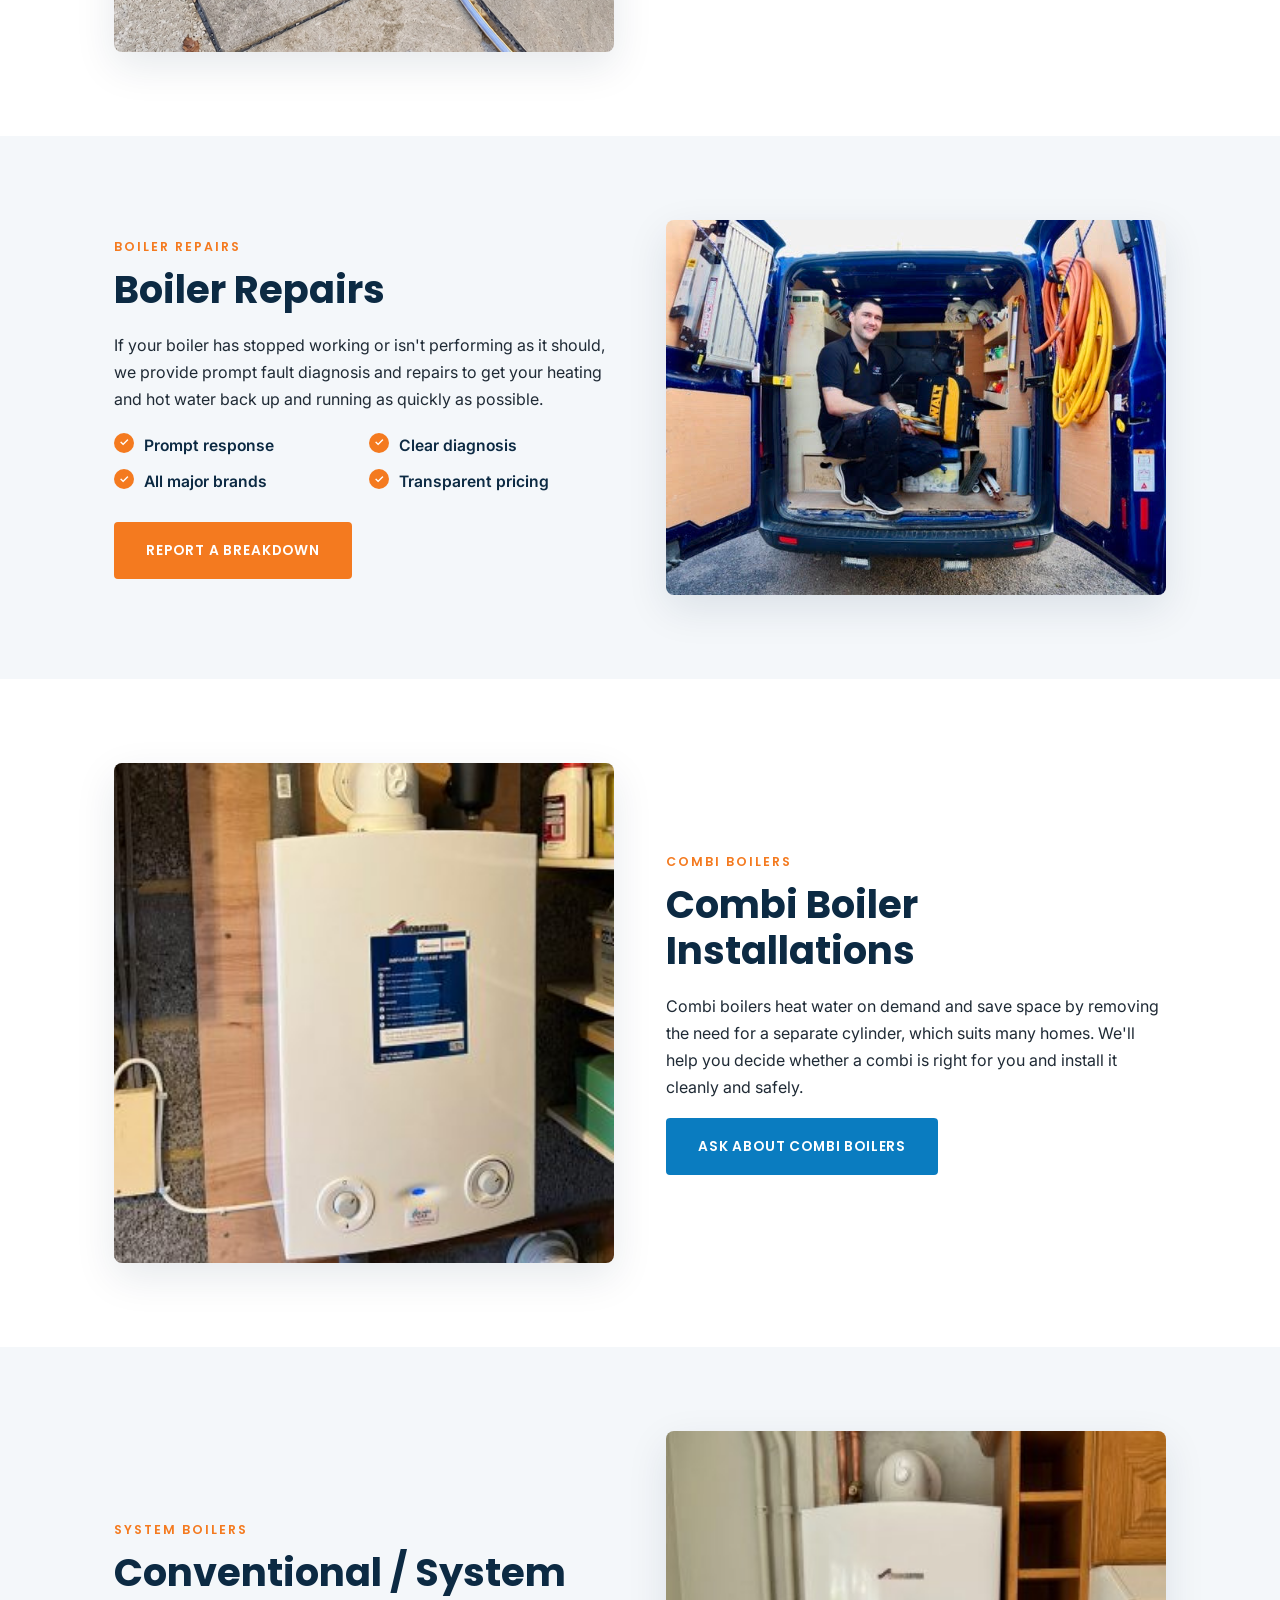
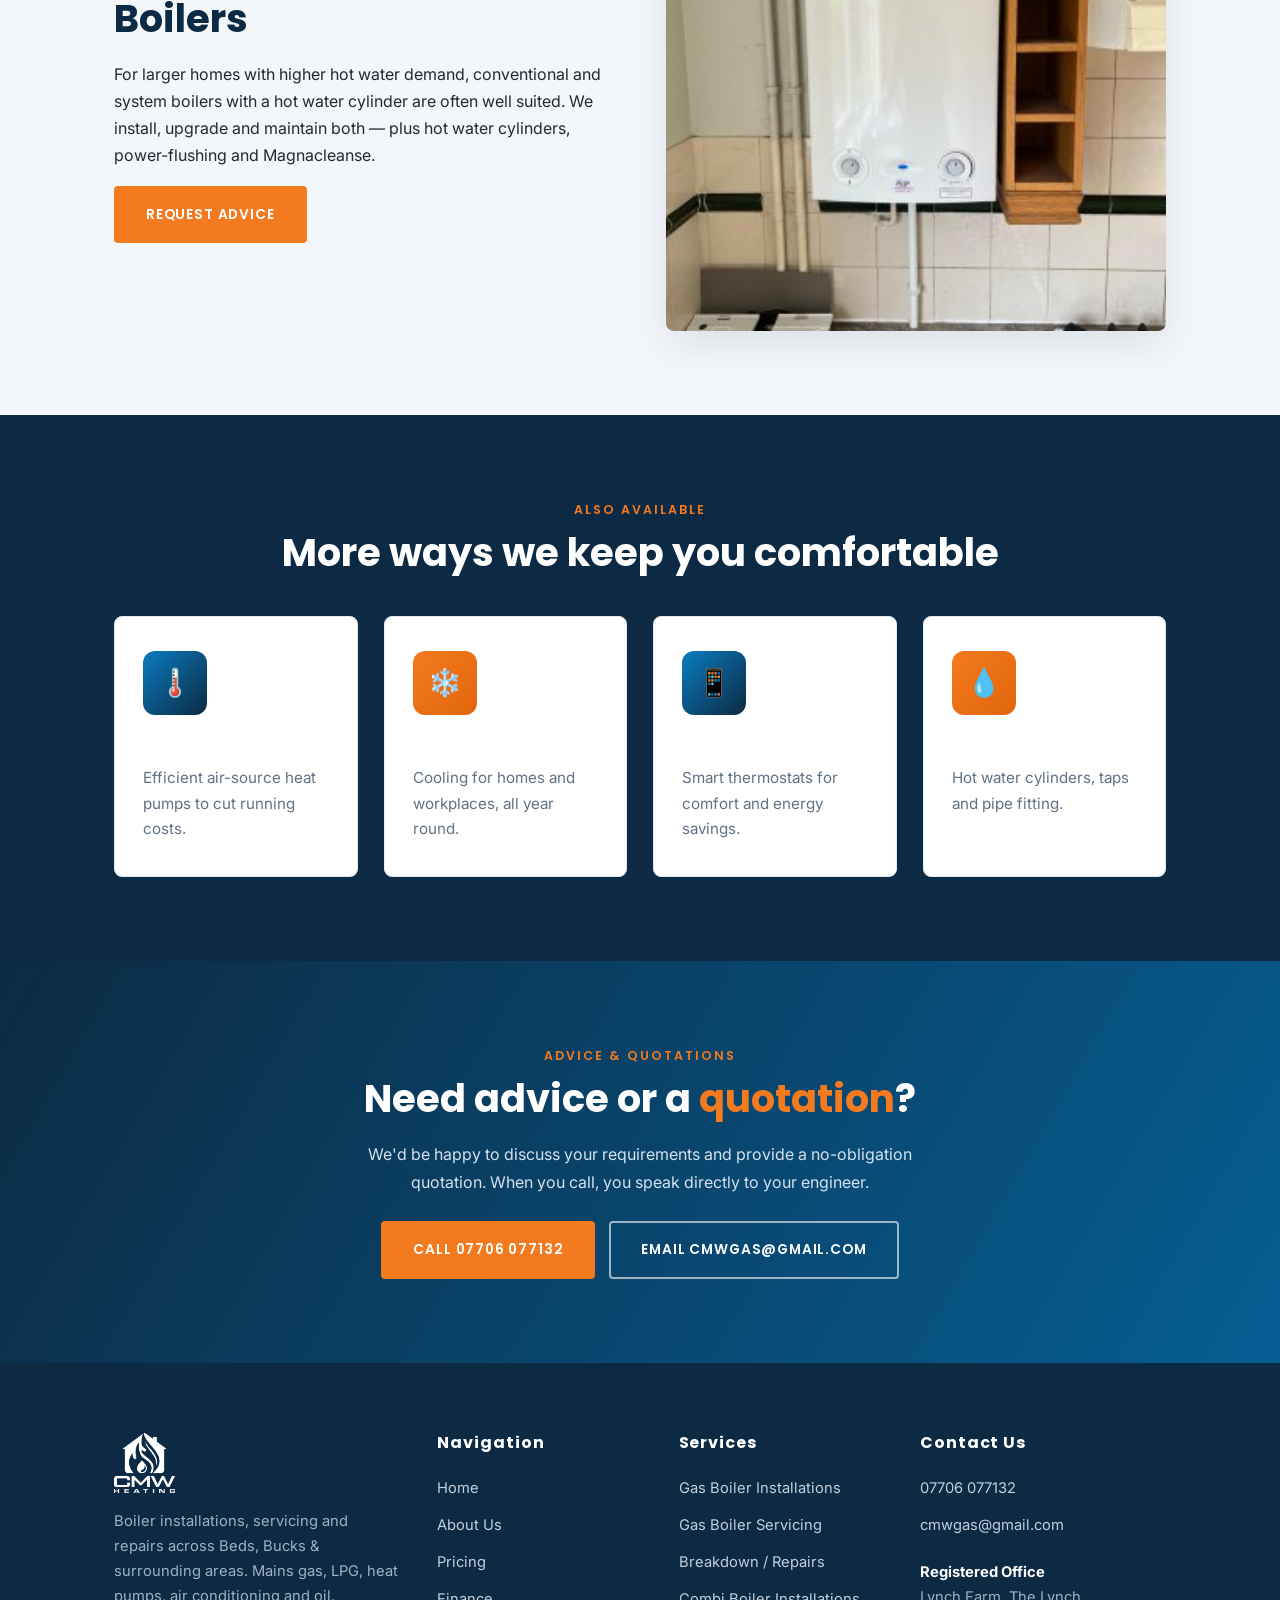
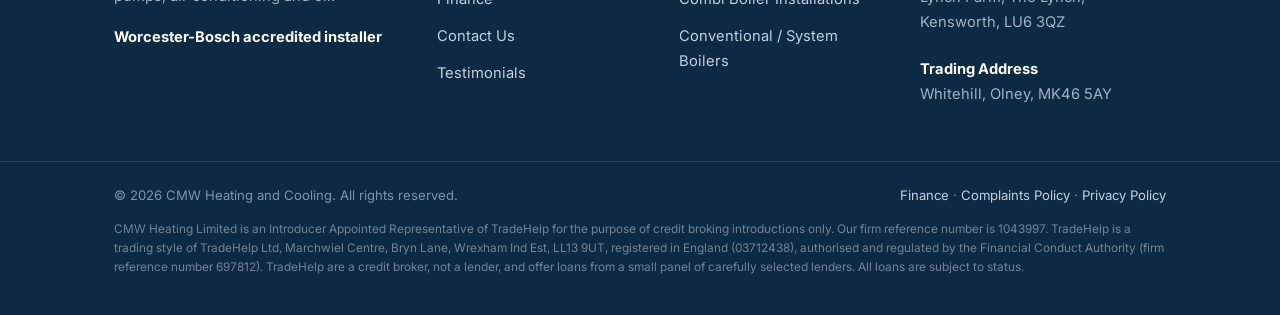
<file: services.html>
<!DOCTYPE html>
<html lang="en">
<head>
<meta charset="UTF-8">
<meta name="viewport" content="width=device-width, initial-scale=1">
<title>Our Services — CMW Heating &amp; Cooling</title>
<meta name="description" content="Gas boiler installations, servicing, breakdown repairs, combi and system boilers across Bedfordshire. Worcester-Bosch accredited.">
<link rel="preconnect" href="https://fonts.googleapis.com">
<link rel="preconnect" href="https://fonts.gstatic.com" crossorigin>
<link href="https://fonts.googleapis.com/css2?family=Poppins:wght@500;600;700&family=Inter:wght@400;500;600&display=swap" rel="stylesheet">
<link rel="stylesheet" href="assets/style.css">
<link rel="icon" href="assets/logo.png">
</head>
<body>
<div class="topbar">
  <div class="wrap">
    <div class="badges">
      <span><i>&#9733;</i> Worcester-Bosch Accredited Installer</span>
      <span><i>&#9733;</i> 100+ 5-Star Reviews</span>
      <span><i>&#9733;</i> Gas Safe Registered</span>
    </div>
    <div><a href="mailto:cmwgas@gmail.com">cmwgas@gmail.com</a> &nbsp;&middot;&nbsp; <a href="tel:07706077132">07706 077132</a></div>
  </div>
</div>
<header class="header">
  <div class="wrap nav">
    <a class="brand" href="index.html"><img src="assets/logo.png" alt="CMW Heating and Cooling"></a>
    <ul class="menu">
      <li><a href="index.html">Home</a></li>
      <li><a href="about-us.html">About Us</a></li>
      <li><a href="services.html">Services &#9662;</a>
        <ul class="sub">
          <li><a href="services.html#installations">Gas Boiler Installations</a></li>
          <li><a href="services.html#servicing">Gas Boiler Servicing</a></li>
          <li><a href="services.html#repairs">Boiler Breakdown / Repairs</a></li>
          <li><a href="services.html#combi">Combi Boiler Installations</a></li>
          <li><a href="services.html#system">Conventional / System Boilers</a></li>
        </ul>
      </li>
      <li><a href="pricing.html">Pricing</a></li>
      <li><a href="finance.html">Finance</a></li>
      <li><a href="contact-us.html">Contact Us</a></li>
    </ul>
    <div class="nav-cta">
      <div class="nav-phone"><small>Speak to your engineer</small>07706 077132</div>
      <a class="btn" href="contact-us.html">Get a Quote</a>
      <button class="burger" onclick="toggleMenu()" aria-label="Menu">&#9776;</button>
    </div>
  </div>
</header>
<section class="page-banner" style="background-image:url('assets/boiler1.jpg')">
  <div class="wrap"><h1>Our Services</h1><div class="crumbs"><a href="index.html">Home</a> &rsaquo; Services</div></div>
</section>

<section class="section">
  <div class="wrap center" style="margin-bottom:48px">
    <span class="eyebrow">What We Offer</span>
    <h2>Heating and cooling services for your home</h2>
    <p class="lead">We install, service and repair heating and cooling systems across Beds, Bucks &amp; surrounding areas &mdash; mains gas and LPG boilers, heat pumps, central heating, hot water cylinders and smart controls.</p>
  </div>
  <div class="wrap grid cols-3">
    <article class="svc"><div class="ph" style="background-image:url('assets/svc1.jpg')"><span>Servicing</span></div><div class="body"><h3>Boiler Servicing</h3><p>Regular servicing helps keep your boiler running safely, efficiently and reliably throughout the year, across all major manufacturers.</p><a class="more" href="#servicing">Learn More &rarr;</a></div></article>
    <article class="svc"><div class="ph" style="background-image:url('assets/svc3.jpg')"><span>Repairs</span></div><div class="body"><h3>Boiler Repairs</h3><p>If your boiler has stopped working or isn't performing as it should, we provide prompt fault diagnosis and repairs.</p><a class="more" href="#repairs">Learn More &rarr;</a></div></article>
    <article class="svc"><div class="ph" style="background-image:url('assets/svc2.jpg')"><span>Installation</span></div><div class="body"><h3>Boiler Installation</h3><p>Replacing an ageing boiler or installing a new system, we recommend the right solution and install it to a high standard.</p><a class="more" href="#installations">Learn More &rarr;</a></div></article>
  </div>
</section>

<section class="section alt" id="installations">
  <div class="wrap split">
    <div><span class="eyebrow">Boiler Installation</span><h2>Boiler Installation</h2>
      <p>Whether you&#39;re replacing an ageing boiler or installing a new heating system, we&#39;ll recommend the right solution for your home, explain your options clearly and complete the installation to the highest standard.</p>
      <ul class="ticks"><li>Combi, system &amp; conventional</li><li>Worcester-Bosch accredited</li><li>Extended guarantees</li><li>Clear, written quotations</li></ul>
      <a class="btn" href="contact-us.html">Request a Quotation</a>
    </div>
    <div class="media"><img src="assets/work1.jpg" alt="Boiler installation"></div>
  </div>
</section>

<section class="section" id="servicing">
  <div class="wrap split">
    <div class="media"><img src="assets/work3.jpg" alt="Boiler servicing"></div>
    <div><span class="eyebrow">Boiler Servicing</span><h2>Boiler Servicing</h2>
      <p>Regular servicing helps keep your boiler running safely, efficiently and reliably throughout the year. We service all major manufacturers and carry out thorough inspections in accordance with manufacturer recommendations:</p>
      <p style="color:var(--muted)">Worcester-Bosch, Viessmann, Ideal, Vaillant, Potterton, Baxi, Alpha, Main and Glow-worm.</p>
      <a class="btn blue" href="contact-us.html">Book a Service</a>
    </div>
  </div>
</section>

<section class="section alt" id="repairs">
  <div class="wrap split">
    <div><span class="eyebrow">Boiler Repairs</span><h2>Boiler Repairs</h2>
      <p>If your boiler has stopped working or isn&#39;t performing as it should, we provide prompt fault diagnosis and repairs to get your heating and hot water back up and running as quickly as possible.</p>
      <ul class="ticks"><li>Prompt response</li><li>Clear diagnosis</li><li>All major brands</li><li>Transparent pricing</li></ul>
      <a class="btn" href="contact-us.html">Report a Breakdown</a>
    </div>
    <div class="media"><img src="assets/boiler1.jpg" alt="Boiler repair"></div>
  </div>
</section>

<section class="section" id="combi">
  <div class="wrap split">
    <div class="media"><img src="assets/svc2.jpg" alt="Combi boiler"></div>
    <div><span class="eyebrow">Combi Boilers</span><h2>Combi Boiler Installations</h2>
      <p>Combi boilers heat water on demand and save space by removing the need for a separate cylinder, which suits many homes. We&#39;ll help you decide whether a combi is right for you and install it cleanly and safely.</p>
      <a class="btn blue" href="contact-us.html">Ask About Combi Boilers</a>
    </div>
  </div>
</section>

<section class="section alt" id="system">
  <div class="wrap split">
    <div><span class="eyebrow">System Boilers</span><h2>Conventional / System Boilers</h2>
      <p>For larger homes with higher hot water demand, conventional and system boilers with a hot water cylinder are often well suited. We install, upgrade and maintain both &mdash; plus hot water cylinders, power-flushing and Magnacleanse.</p>
      <a class="btn" href="contact-us.html">Request Advice</a>
    </div>
    <div class="media"><img src="assets/svc3.jpg" alt="System boiler"></div>
  </div>
</section>

<section class="section navy">
  <div class="wrap center" style="margin-bottom:40px"><span class="eyebrow">Also Available</span><h2>More ways we keep you comfortable</h2></div>
  <div class="wrap grid cols-4">
    <div class="feature"><div class="ic">&#127777;&#65039;</div><h3>Heat Pumps</h3><p>Efficient air-source heat pumps to cut running costs.</p></div>
    <div class="feature"><div class="ic">&#10052;&#65039;</div><h3>Air Conditioning</h3><p>Cooling for homes and workplaces, all year round.</p></div>
    <div class="feature"><div class="ic">&#128241;</div><h3>Smart Controls</h3><p>Smart thermostats for comfort and energy savings.</p></div>
    <div class="feature"><div class="ic">&#128167;</div><h3>Cylinders &amp; Taps</h3><p>Hot water cylinders, taps and pipe fitting.</p></div>
  </div>
</section>
<section class="section cta-band">
  <div class="wrap">
    <span class="eyebrow">Advice &amp; Quotations</span>
    <h2>Need advice or a <b>quotation</b>?</h2>
    <p>We&#39;d be happy to discuss your requirements and provide a no-obligation quotation. When you call, you speak directly to your engineer.</p>
    <div class="actions" style="display:flex;gap:14px;justify-content:center;flex-wrap:wrap">
      <a class="btn" href="tel:07706077132">Call 07706 077132</a>
      <a class="btn ghost" href="mailto:cmwgas@gmail.com">Email cmwgas@gmail.com</a>
    </div>
  </div>
</section>
<footer class="footer">
  <div class="wrap cols">
    <div class="brand-f">
      <img src="assets/logo.png" alt="CMW Heating and Cooling">
      <p>Boiler installations, servicing and repairs across Beds, Bucks &amp; surrounding areas. Mains gas, LPG, heat pumps, air conditioning and oil.</p>
      <p><strong style="color:#fff">Worcester-Bosch accredited installer</strong></p>
    </div>
    <div>
      <h4>Navigation</h4>
      <ul>
        <li><a href="index.html">Home</a></li>
        <li><a href="about-us.html">About Us</a></li>
        <li><a href="pricing.html">Pricing</a></li>
        <li><a href="finance.html">Finance</a></li>
        <li><a href="contact-us.html">Contact Us</a></li>
        <li><a href="https://trustedtraders.which.co.uk/businesses/c-m-w-gas-limited/#reviews">Testimonials</a></li>
      </ul>
    </div>
    <div>
      <h4>Services</h4>
      <ul>
        <li><a href="services.html#installations">Gas Boiler Installations</a></li>
        <li><a href="services.html#servicing">Gas Boiler Servicing</a></li>
        <li><a href="services.html#repairs">Breakdown / Repairs</a></li>
        <li><a href="services.html#combi">Combi Boiler Installations</a></li>
        <li><a href="services.html#system">Conventional / System Boilers</a></li>
      </ul>
    </div>
    <div>
      <h4>Contact Us</h4>
      <ul>
        <li><a href="tel:07706077132">07706 077132</a></li>
        <li><a href="mailto:cmwgas@gmail.com">cmwgas@gmail.com</a></li>
        <li style="margin-top:10px"><strong style="color:#fff">Registered Office</strong><br>Lynch Farm, The Lynch, Kensworth, LU6 3QZ</li>
        <li style="margin-top:10px"><strong style="color:#fff">Trading Address</strong><br>Whitehill, Olney, MK46 5AY</li>
      </ul>
    </div>
  </div>
  <div class="legal">
    <div class="wrap">
      <span>&copy; <span id="yr"></span> CMW Heating and Cooling. All rights reserved.</span>
      <span><a href="finance.html">Finance</a> &middot; <a href="contact-us.html">Complaints Policy</a> &middot; <a href="contact-us.html">Privacy Policy</a></span>
    </div>
    <div class="wrap"><p class="finetext">CMW Heating Limited is an Introducer Appointed Representative of TradeHelp for the purpose of credit broking introductions only. Our firm reference number is 1043997. TradeHelp is a trading style of TradeHelp Ltd, Marchwiel Centre, Bryn Lane, Wrexham Ind Est, LL13 9UT, registered in England (03712438), authorised and regulated by the Financial Conduct Authority (firm reference number 697812). TradeHelp are a credit broker, not a lender, and offer loans from a small panel of carefully selected lenders. All loans are subject to status.</p></div>
  </div>
</footer>
<script src="assets/site.js"></script>
<script>document.getElementById('yr').textContent=new Date().getFullYear();</script>
</body>
</html>
</file>
<file: assets/style.css>
/* ==========================================================================
   CMW Heating & Cooling — site styles
   Layout & feel inspired by the ProHauz "Heating" theme (navy + orange).
   ========================================================================== */
:root{
  --navy:#0c2a43;
  --navy-2:#0f3757;
  --blue:#0a7cc0;
  --blue-dark:#065e93;
  --orange:#f47a1f;
  --orange-dark:#e2650b;
  --ink:#1f2a35;
  --muted:#5f7183;
  --line:#e3e9ef;
  --bg:#ffffff;
  --bg-alt:#f4f7fa;
  --white:#ffffff;
  --radius:8px;
  --shadow:0 14px 40px rgba(12,42,67,.10);
  --shadow-sm:0 6px 18px rgba(12,42,67,.08);
  --wrap:1180px;
  --head:'Poppins',-apple-system,Segoe UI,Roboto,Arial,sans-serif;
  --body:'Inter',-apple-system,Segoe UI,Roboto,Arial,sans-serif;
}
*{box-sizing:border-box}
html{scroll-behavior:smooth}
body{
  margin:0;font-family:var(--body);color:var(--ink);background:var(--bg);
  font-size:16px;line-height:1.7;-webkit-font-smoothing:antialiased;
}
h1,h2,h3,h4,h5{font-family:var(--head);color:var(--navy);line-height:1.2;margin:0 0 .5em}
h1{font-size:clamp(2.1rem,4.6vw,3.5rem);font-weight:700}
h2{font-size:clamp(1.6rem,3vw,2.4rem);font-weight:700}
h3{font-size:1.25rem;font-weight:600}
p{margin:0 0 1rem}
a{color:var(--blue);text-decoration:none}
a:hover{color:var(--orange)}
img{max-width:100%;display:block}
.wrap{max-width:var(--wrap);margin:0 auto;padding:0 clamp(20px,5vw,64px)}
.section{padding:84px 0}
.section.alt{background:var(--bg-alt)}
.section.navy{background:var(--navy);color:#cdd9e5}
.section.navy h1,.section.navy h2,.section.navy h3{color:#fff}
.center{text-align:center}
.lead{font-size:1.12rem;color:var(--muted);max-width:720px}
.center .lead{margin-left:auto;margin-right:auto}

/* eyebrow / section heading pattern from the reference theme */
.eyebrow{display:block;font-family:var(--head);font-weight:600;letter-spacing:.16em;
  text-transform:uppercase;color:var(--orange);font-size:.78rem;margin-bottom:.6rem}
.section.navy .eyebrow{color:var(--orange)}

/* buttons */
.btn{display:inline-flex;align-items:center;gap:.5rem;font-family:var(--head);font-weight:600;
  font-size:.86rem;letter-spacing:.06em;text-transform:uppercase;padding:15px 30px;border-radius:4px;
  background:var(--orange);color:#fff;border:2px solid var(--orange);cursor:pointer;transition:.25s}
.btn:hover{background:var(--orange-dark);border-color:var(--orange-dark);color:#fff;transform:translateY(-2px)}
.btn.ghost{background:transparent;color:#fff;border-color:rgba(255,255,255,.6)}
.btn.ghost:hover{background:#fff;color:var(--navy);border-color:#fff}
.btn.blue{background:var(--blue);border-color:var(--blue)}
.btn.blue:hover{background:var(--blue-dark);border-color:var(--blue-dark)}

/* ---------- top bar ---------- */
.topbar{background:var(--navy);color:#b9c7d6;font-size:.84rem}
.topbar .wrap{display:flex;justify-content:space-between;align-items:center;gap:16px;min-height:44px;flex-wrap:wrap}
.topbar a{color:#dbe6f0}
.topbar .badges{display:flex;gap:22px;flex-wrap:wrap}
.topbar .badges span{display:inline-flex;align-items:center;gap:7px}
.topbar .badges i{color:var(--orange);font-style:normal}

/* ---------- header ---------- */
.header{position:sticky;top:0;z-index:60;background:#fff;box-shadow:0 2px 14px rgba(12,42,67,.07)}
.nav{display:flex;align-items:center;justify-content:space-between;gap:22px;min-height:84px}
.brand{display:flex;align-items:center;gap:12px;flex:0 0 auto}
.brand img{height:56px;width:auto;max-width:none;flex:none}
.menu{display:flex;align-items:center;gap:4px;list-style:none;margin:0;padding:0}
.menu>li{position:relative}
.menu>li>a{display:block;padding:12px 14px;font-family:var(--head);font-weight:600;font-size:.9rem;color:var(--navy)}
.menu>li>a:hover{color:var(--orange)}
.menu .sub{position:absolute;top:100%;left:0;background:#fff;min-width:250px;box-shadow:var(--shadow);
  border-top:3px solid var(--orange);padding:8px 0;opacity:0;visibility:hidden;transform:translateY(8px);
  transition:.2s;list-style:none;margin:0}
.menu li:hover>.sub{opacity:1;visibility:visible;transform:translateY(0)}
.menu .sub a{display:block;padding:9px 20px;font-size:.88rem;color:var(--ink)}
.menu .sub a:hover{background:var(--bg-alt);color:var(--orange)}
.nav-cta{display:flex;align-items:center;gap:16px}
.nav-phone{font-family:var(--head);font-weight:700;color:var(--navy);font-size:1.05rem;white-space:nowrap}
.nav-phone small{display:block;font-size:.68rem;font-weight:500;letter-spacing:.12em;text-transform:uppercase;color:var(--muted)}
.burger{display:none;background:none;border:0;cursor:pointer;font-size:1.7rem;color:var(--navy)}

/* ---------- hero slider ---------- */
.hero{position:relative;color:#fff;overflow:hidden}
.hero .slides{position:relative;height:min(88vh,760px);min-height:520px}
.hero .slide{position:absolute;inset:0;opacity:0;transition:opacity 1s ease;
  background-size:cover;background-position:center;display:flex;align-items:center}
.hero .slide.active{opacity:1}
.hero .slide::after{content:"";position:absolute;inset:0;
  background:linear-gradient(90deg,rgba(9,28,45,.86) 0%,rgba(9,28,45,.66) 45%,rgba(9,28,45,.30) 100%)}
.hero .content{position:relative;z-index:2;max-width:660px}
.hero .kicker{color:var(--orange);font-family:var(--head);font-weight:700;letter-spacing:.2em;
  text-transform:uppercase;font-size:.85rem;margin-bottom:1rem;display:block}
.hero h1{color:#fff;margin-bottom:1rem}
.hero h1 b{color:var(--orange);font-weight:700}
.hero p{font-size:1.15rem;color:#e4edf5;max-width:560px;margin-bottom:1.8rem}
.hero .actions{display:flex;gap:14px;flex-wrap:wrap}
.hero .note{margin-top:1.4rem;font-size:.9rem;color:#c6d4e1}
.hero .note strong{color:#fff}
.dots{position:absolute;bottom:26px;left:50%;transform:translateX(-50%);z-index:3;display:flex;gap:10px}
.dots button{width:12px;height:12px;border-radius:50%;border:2px solid #fff;background:transparent;cursor:pointer;padding:0}
.dots button.active{background:var(--orange);border-color:var(--orange)}

/* ---------- info strip (emergency / hours / location) ---------- */
.info-strip{background:var(--orange);color:#fff}
.info-strip .wrap{display:grid;grid-template-columns:repeat(3,1fr);gap:0}
.info-strip .cell{padding:26px 24px;display:flex;gap:14px;align-items:flex-start;border-right:1px solid rgba(255,255,255,.22)}
.info-strip .cell:last-child{border-right:0}
.info-strip .ic{font-size:1.6rem;line-height:1}
.info-strip h4{color:#fff;font-size:.8rem;letter-spacing:.14em;text-transform:uppercase;margin:0 0 4px}
.info-strip p{margin:0;font-size:1.02rem;font-weight:600;line-height:1.35}
.info-strip small{display:block;font-weight:400;opacity:.9}

/* ---------- feature cards ---------- */
.grid{display:grid;gap:26px}
.cols-2{grid-template-columns:repeat(2,1fr)}
.cols-3{grid-template-columns:repeat(3,1fr)}
.cols-4{grid-template-columns:repeat(4,1fr)}
.feature{background:#fff;border:1px solid var(--line);border-radius:var(--radius);padding:34px 28px;transition:.25s}
.feature:hover{box-shadow:var(--shadow);transform:translateY(-6px);border-color:transparent;background:#f5e5da}
.feature .ic{width:64px;height:64px;border-radius:12px;display:grid;place-items:center;font-size:1.7rem;
  background:linear-gradient(135deg,var(--blue),var(--navy));color:#fff;margin-bottom:18px}
.feature:nth-child(even) .ic{background:linear-gradient(135deg,var(--orange),var(--orange-dark))}
.feature h3{margin-bottom:.5rem}
.feature p{color:var(--muted);margin:0;font-size:.95rem}

/* ---------- split / about ---------- */
.split{display:grid;grid-template-columns:1fr 1fr;gap:52px;align-items:center}
.split .media{position:relative}
.split .media img{border-radius:var(--radius);box-shadow:var(--shadow);width:100%;object-fit:cover}
.split .badge{position:absolute;right:-14px;bottom:-14px;background:var(--orange);color:#fff;
  border-radius:var(--radius);padding:18px 24px;box-shadow:var(--shadow);text-align:center}
.split .badge b{display:block;font-family:var(--head);font-size:2rem;line-height:1}
.split .badge span{font-size:.78rem;letter-spacing:.1em;text-transform:uppercase}
.ticks{list-style:none;padding:0;margin:1.2rem 0 1.6rem;display:grid;grid-template-columns:1fr 1fr;gap:10px}
.ticks li{position:relative;padding-left:30px;font-weight:600;color:var(--navy);font-size:.98rem}
.ticks li::before{content:"✓";position:absolute;left:0;top:0;width:20px;height:20px;border-radius:50%;
  background:var(--orange);color:#fff;font-size:.72rem;display:grid;place-items:center}

/* ---------- service cards with image ---------- */
.svc{background:#fff;border-radius:var(--radius);overflow:hidden;box-shadow:var(--shadow-sm);transition:.25s}
.svc:hover{box-shadow:var(--shadow);transform:translateY(-6px)}
.svc .ph{aspect-ratio:4/3;background-size:cover;background-position:center;position:relative}
.svc .ph span{position:absolute;left:16px;bottom:16px;background:var(--orange);color:#fff;font-family:var(--head);
  font-weight:600;font-size:.72rem;letter-spacing:.1em;text-transform:uppercase;padding:6px 12px;border-radius:3px}
.svc .body{padding:24px}
.svc .body h3{margin-bottom:.5rem}
.svc .body p{color:var(--muted);font-size:.94rem;margin-bottom:1rem}
.svc .more{font-family:var(--head);font-weight:600;font-size:.82rem;letter-spacing:.08em;text-transform:uppercase;color:var(--blue)}
.svc .more:hover{color:var(--orange)}

/* ---------- why choose (checklist band) ---------- */
.why-list{list-style:none;padding:0;margin:0;display:grid;grid-template-columns:1fr 1fr;gap:16px 40px}
.why-list li{display:flex;gap:14px;align-items:flex-start;font-weight:600;color:#eaf1f8}
.why-list li .n{flex:none;width:34px;height:34px;border-radius:50%;background:var(--orange);color:#fff;
  display:grid;place-items:center;font-family:var(--head);font-size:.9rem}

/* ---------- stats ---------- */
.stats{display:grid;grid-template-columns:repeat(3,1fr);gap:30px;text-align:center}
.stat b{display:block;font-family:var(--head);font-weight:700;font-size:3rem;color:var(--orange);line-height:1}
.stat span{font-family:var(--head);font-weight:600;color:#fff;letter-spacing:.06em;text-transform:uppercase;font-size:.85rem}

/* ---------- testimonials ---------- */
.quote{background:#fff;border:1px solid var(--line);border-radius:var(--radius);padding:30px 30px 28px;position:relative}
.quote::before{content:"\201C";position:absolute;top:6px;left:22px;font-family:Georgia,serif;font-size:4.5rem;color:var(--orange);opacity:.28;line-height:1}
.quote p{color:var(--ink);font-size:.98rem}
.quote .who{display:flex;align-items:center;gap:12px;margin-top:14px}
.quote .who .av{width:44px;height:44px;border-radius:50%;background:var(--navy);color:#fff;display:grid;place-items:center;font-family:var(--head);font-weight:700}
.quote .who b{color:var(--navy);font-family:var(--head)}
.quote .who small{color:var(--muted);display:block}
.stars{color:var(--orange);letter-spacing:2px;margin-bottom:8px}

/* ---------- CTA band ---------- */
.cta-band{background:linear-gradient(120deg,var(--navy) 0%,var(--blue-dark) 100%);color:#fff;text-align:center;position:relative;overflow:hidden}
.cta-band h2{color:#fff}
.cta-band h2 b{color:var(--orange)}
.cta-band p{color:#d6e2ee;max-width:620px;margin:0 auto 1.6rem}

/* ---------- page banner ---------- */
.page-banner{position:relative;color:#fff;padding:72px 0;background-size:cover;background-position:center}
.page-banner::after{content:"";position:absolute;inset:0;background:linear-gradient(90deg,rgba(9,28,45,.9),rgba(9,28,45,.55))}
.page-banner .wrap{position:relative;z-index:2}
.page-banner h1{color:#fff;margin:0}
.crumbs{font-size:.85rem;color:#c6d4e1;margin-top:.6rem}
.crumbs a{color:#fff}

/* ---------- pricing ---------- */
.price{background:#fff;border:1px solid var(--line);border-radius:var(--radius);padding:34px 28px;text-align:center;transition:.25s}
.price:hover{box-shadow:var(--shadow);transform:translateY(-6px)}
.price.pop{border:2px solid var(--orange);position:relative}
.price.pop::before{content:"Most Popular";position:absolute;top:-13px;left:50%;transform:translateX(-50%);
  background:var(--orange);color:#fff;font-size:.72rem;font-weight:600;letter-spacing:.08em;text-transform:uppercase;padding:5px 14px;border-radius:20px}
.price h3{margin-bottom:.2rem}
.price .amt{font-family:var(--head);font-weight:700;font-size:2.6rem;color:var(--navy);margin:.4rem 0}
.price .amt small{font-size:.9rem;color:var(--muted);font-weight:500}
.price ul{list-style:none;padding:0;margin:1rem 0 1.6rem;text-align:left}
.price ul li{padding:8px 0 8px 26px;position:relative;border-bottom:1px solid var(--line);font-size:.94rem}
.price ul li::before{content:"✓";position:absolute;left:0;color:var(--orange);font-weight:700}

/* ---------- contact ---------- */
.field{display:block;margin-bottom:16px}
.field label{display:block;font-weight:600;font-size:.86rem;color:var(--navy);margin-bottom:6px;font-family:var(--head)}
.field input,.field textarea,.field select{width:100%;padding:13px 15px;border:1px solid var(--line);border-radius:6px;font-family:var(--body);font-size:.96rem;background:#fff}
.field input:focus,.field textarea:focus,.field select:focus{outline:none;border-color:var(--blue);box-shadow:0 0 0 3px rgba(10,124,192,.15)}
.contact-card{background:var(--navy);color:#cdd9e5;border-radius:var(--radius);padding:34px}
.contact-card h3{color:#fff}
.contact-card .row{display:flex;gap:14px;align-items:flex-start;margin-bottom:20px}
.contact-card .row .ic{flex:none;width:44px;height:44px;border-radius:10px;background:var(--orange);color:#fff;display:grid;place-items:center;font-size:1.2rem}
.contact-card a{color:#fff}
.contact-card small{display:block;color:#9fb2c4;font-size:.8rem;letter-spacing:.08em;text-transform:uppercase}

/* ---------- footer ---------- */
.footer{background:var(--navy);color:#9fb2c4;padding:70px 0 0}
.footer h4{color:#fff;font-size:1rem;letter-spacing:.06em;margin-bottom:18px}
.footer .cols{display:grid;grid-template-columns:1.4fr 1fr 1fr 1.2fr;gap:36px}
.footer a{color:#c2d0dd}
.footer a:hover{color:var(--orange)}
.footer ul{list-style:none;padding:0;margin:0}
.footer ul li{padding:6px 0;font-size:.92rem}
.footer .brand-f img{height:60px;margin-bottom:16px;filter:brightness(0) invert(1)}
.footer .brand-f p{font-size:.92rem;color:#9fb2c4}
.footer .legal{border-top:1px solid rgba(255,255,255,.12);margin-top:48px;padding:22px 0;font-size:.82rem;color:#7f93a6}
.footer .legal .wrap{display:flex;justify-content:space-between;gap:16px;flex-wrap:wrap}
.finetext{font-size:.74rem;color:#6f8398;line-height:1.6;margin-top:14px}

/* ---------- accordion (finance/FAQ) ---------- */
.acc{border:1px solid var(--line);border-radius:var(--radius);overflow:hidden;background:#fff}
.acc details{border-bottom:1px solid var(--line)}
.acc details:last-child{border-bottom:0}
.acc summary{cursor:pointer;padding:18px 22px;font-family:var(--head);font-weight:600;color:var(--navy);list-style:none;display:flex;justify-content:space-between;align-items:center}
.acc summary::-webkit-details-marker{display:none}
.acc summary::after{content:"+";color:var(--orange);font-size:1.4rem;font-weight:700}
.acc details[open] summary::after{content:"–"}
.acc .ac-body{padding:0 22px 20px;color:var(--muted)}

/* ---------- responsive ---------- */
@media(max-width:960px){
  .split{grid-template-columns:1fr;gap:34px}
  .cols-4{grid-template-columns:repeat(2,1fr)}
  .cols-3{grid-template-columns:1fr}
  .info-strip .wrap{grid-template-columns:1fr}
  .info-strip .cell{border-right:0;border-bottom:1px solid rgba(255,255,255,.22)}
  .why-list{grid-template-columns:1fr}
  .footer .cols{grid-template-columns:1fr 1fr}
  .ticks{grid-template-columns:1fr}
}
/* header collapses to ☰ dropdown on tablet width and below */
@media(max-width:920px){
  .menu{display:none}
  .burger{display:block}
  .header{position:relative}
  .header.open .menu{display:flex;position:absolute;top:84px;left:0;right:0;background:#fff;flex-direction:column;
    align-items:stretch;box-shadow:var(--shadow);padding:10px 0;z-index:70}
  .header.open .menu>li>a{padding:14px 22px;border-bottom:1px solid var(--line)}
  .header.open .menu .sub{position:static;opacity:1;visibility:visible;transform:none;box-shadow:none;border-top:0;
    background:var(--bg-alt);padding:0}
}
@media(max-width:760px){
  .topbar .badges{display:none}
  .cols-2,.stats,.grid.cols-3,.grid.cols-4{grid-template-columns:1fr}
  .section{padding:56px 0}
  .nav{gap:12px}
  .nav-phone{display:none}
  .brand img{height:46px}
  .nav-cta{gap:10px}
  .nav-cta .btn{padding:11px 18px;font-size:.78rem}
}
</file>
